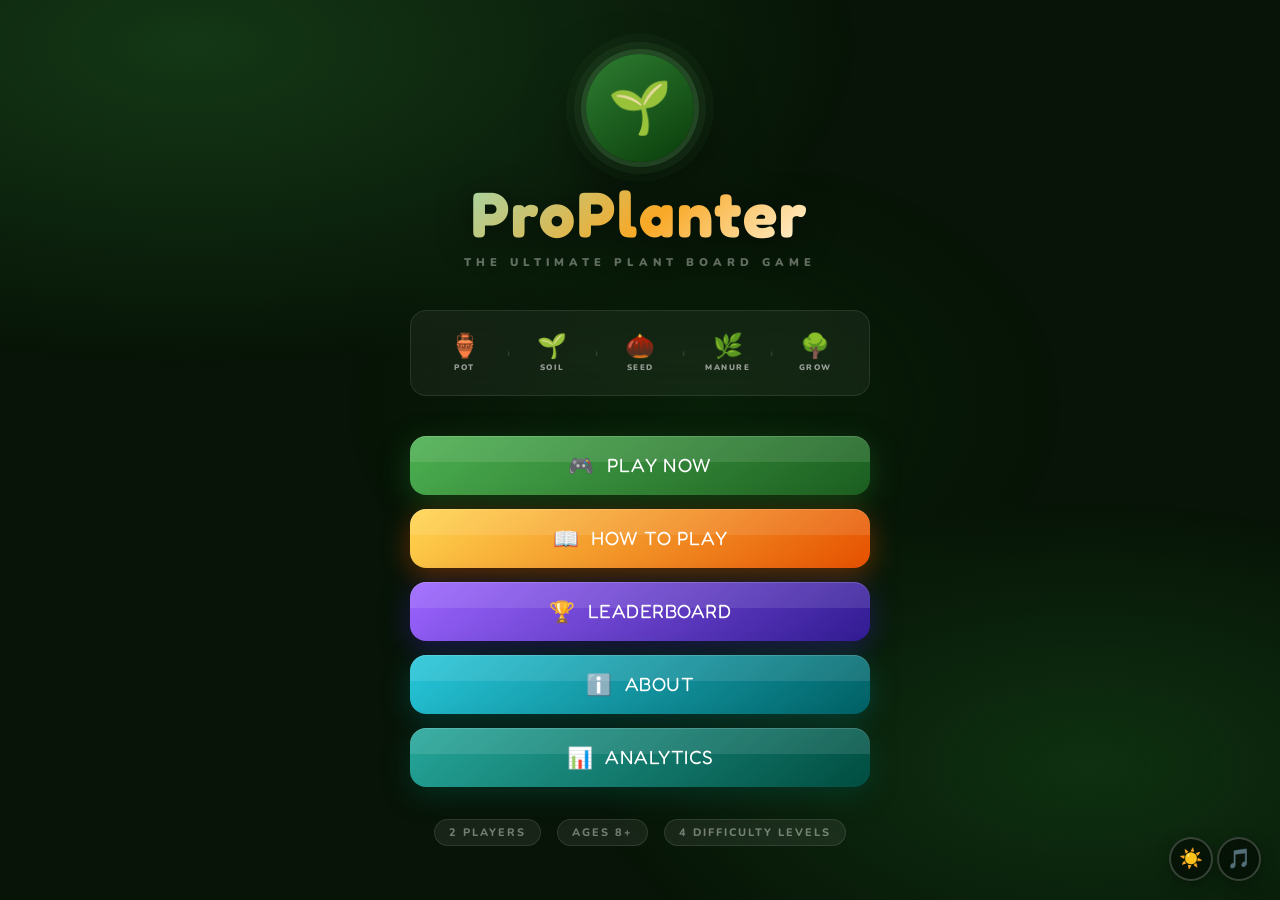
<file: index.html>
<!DOCTYPE html>
<html lang="en">
<head>
<meta charset="UTF-8">
<meta name="viewport" content="width=device-width, initial-scale=1.0">
  <link rel="manifest" href="manifest.json">
  <meta name="theme-color" content="#1b5e20">
  <meta name="apple-mobile-web-app-capable" content="yes">
  <meta name="apple-mobile-web-app-status-bar-style" content="black-translucent">
  <meta name="apple-mobile-web-app-title" content="ProPlanter">
  <link rel="apple-touch-icon" href="icons/icon-192.png">

<title>ProPlanter — The Board Game</title>
<link rel="stylesheet" href="css/style.css">
</head>
<body class="home-body">

<div class="bg-layer"></div>
<div class="leaves-bg" id="leavesBg"></div>

<div class="home-screen">
  <div class="home-container">

    <div class="logo-wrap">
      <div class="logo-icon-ring"><span>🌱</span></div>
      <h1 class="logo-title">ProPlanter</h1>
      <p class="logo-sub">The Ultimate Plant Board Game</p>
    </div>

    <div class="stage-preview">
      <div class="stage-pip"><span class="pip-icon">🏺</span><span class="pip-name">POT</span></div>
      <span class="stage-arrow">›</span>
      <div class="stage-pip"><span class="pip-icon">🌱</span><span class="pip-name">SOIL</span></div>
      <span class="stage-arrow">›</span>
      <div class="stage-pip"><span class="pip-icon">🌰</span><span class="pip-name">SEED</span></div>
      <span class="stage-arrow">›</span>
      <div class="stage-pip"><span class="pip-icon">🌿</span><span class="pip-name">MANURE</span></div>
      <span class="stage-arrow">›</span>
      <div class="stage-pip"><span class="pip-icon">🌳</span><span class="pip-name">GROW</span></div>
    </div>

    <div class="home-buttons">
      <button class="btn-main btn-play" onclick="goToGame()">
        <span class="btn-icon">🎮</span> PLAY NOW
      </button>
      <button class="btn-main btn-how" onclick="openModal('howModal')">
        <span class="btn-icon">📖</span> HOW TO PLAY
      </button>
      <button class="btn-main btn-leader" onclick="window.location.href='leaderboard.html'">
        <span class="btn-icon">🏆</span> LEADERBOARD
      </button>
      <button class="btn-main btn-about" onclick="window.location.href='about.html'">
        <span class="btn-icon">ℹ️</span> ABOUT
      </button>
      <button class="btn-main btn-analytics" onclick="window.location.href='analytics.html'">
        <span class="btn-icon">📊</span> ANALYTICS
      </button>
    </div>

    <div class="home-footer">
      <span class="footer-pill">2 Players</span>
      <span class="footer-pill">Ages 8+</span>
      <span class="footer-pill">4 Difficulty Levels</span>
    </div>
  </div>
</div>

<!-- ===== HOW TO PLAY MODAL ===== -->
<div class="modal-overlay" id="howModal" onclick="closeModal('howModal')">
  <div class="modal-box" onclick="event.stopPropagation()">
    <button class="modal-close" onclick="closeModal('howModal')">✕</button>

    <!-- Slide 1: Objective -->
    <div class="how-slide active">
      <span class="slide-icon">🎯</span>
      <h2>Objective</h2>
      <p>
        Grow your plant through <strong>5 stages</strong> across 50 tiles.<br><br>
        Land on any <strong>Rain Tile</strong> (42, 44, 46, 48) and the rain waters your plant — <strong>you WIN!</strong> 🏆<br><br>
        Each stage requires you to collect a key item. Miss the buy tiles and you pay a <strong>mandatory penalty</strong> at the end of that stage!
      </p>
    </div>

    <!-- Slide 2: Stage 1 -->
    <div class="how-slide">
      <span class="slide-icon">🏺</span>
      <h2>Stage 1 — Pot (Tiles 1–10)</h2>
      <p>
        ⭐ <strong>Tile 3</strong> — Land here for a <strong>FREE pot!</strong> No money deducted.<br><br>
        ☠️ <strong>Tile 9</strong> — Danger! Lose your pot → <strong>Game Restarts!</strong><br><br>
        ⚠️ <strong>Missed Tile 3?</strong> By the end of Stage 1 you <strong>must</strong> buy a pot:<br>
        &nbsp;&nbsp;• Easy: <strong>₹60</strong> &nbsp;|&nbsp; Medium: <strong>₹120</strong> &nbsp;|&nbsp; Hard: <strong>₹150</strong><br><br>
        💡 Can't afford it? <strong>Journey restarts with ₹500!</strong>
      </p>
    </div>

    <!-- Slide 3: Stage 2 -->
    <div class="how-slide">
      <span class="slide-icon">🌱</span>
      <h2>Stage 2 — Soil (Tiles 11–20)</h2>
      <p>
        💰 <strong>Tile 12</strong> — Buy Soil for <strong>₹80</strong><br>
        💸 <strong>Tile 13</strong> — Sell your pot for ₹200 → <strong>No pot = Restart!</strong><br>
        💰 <strong>Tile 15</strong> — Buy Soil for <strong>₹10</strong><br>
        💰 <strong>Tile 17</strong> — Buy Soil for <strong>₹10</strong><br>
        💰 <strong>Tile 18</strong> — Buy Soil for <strong>₹10</strong><br><br>
        ⚠️ <strong>Missed all soil tiles?</strong> Mandatory penalty at Stage 2 end:<br>
        &nbsp;&nbsp;• Easy: <strong>₹60</strong> &nbsp;|&nbsp; Medium: <strong>₹120</strong> &nbsp;|&nbsp; Hard: <strong>₹150</strong>
      </p>
    </div>

    <!-- Slide 4: Stage 3 -->
    <div class="how-slide">
      <span class="slide-icon">🌰</span>
      <h2>Stage 3 — Seed (Tiles 21–30)</h2>
      <p>
        💰 <strong>Tile 22</strong> — Buy Seed for <strong>₹20</strong><br>
        💰 <strong>Tile 25</strong> — Buy Seed for <strong>₹10</strong><br>
        🎁 <strong>Tile 27</strong> — <strong>BONUS! Earn ₹250</strong> 🎉<br>
        💰 <strong>Tile 28</strong> — Buy Seed for <strong>₹30</strong><br>
        💰 <strong>Tile 30</strong> — Buy Seed for <strong>₹20</strong><br><br>
        ⚠️ <strong>Missed all seed tiles?</strong> Mandatory penalty at Stage 3 end:<br>
        &nbsp;&nbsp;• Easy: <strong>₹60</strong> &nbsp;|&nbsp; Medium: <strong>₹120</strong> &nbsp;|&nbsp; Hard: <strong>₹150</strong>
      </p>
    </div>

    <!-- Slide 5: Stage 4 -->
    <div class="how-slide">
      <span class="slide-icon">🌿</span>
      <h2>Stage 4 — Manure (Tiles 31–40)</h2>
      <p>
        💰 <strong>Tile 32</strong> — Buy Manure for <strong>₹20</strong><br>
        💰 <strong>Tile 34</strong> — Buy Seed for <strong>₹200</strong><br>
        🎁 <strong>Tile 37</strong> — <strong>BONUS! Earn ₹250</strong> 🎉<br>
        💰 <strong>Tile 38</strong> — Buy Manure for <strong>₹30</strong><br><br>
        ⚠️ <strong>Missed all manure tiles?</strong> Mandatory penalty at Stage 4 end:<br>
        &nbsp;&nbsp;• Easy: <strong>₹60</strong> &nbsp;|&nbsp; Medium: <strong>₹120</strong> &nbsp;|&nbsp; Hard: <strong>₹150</strong>
      </p>
    </div>

    <!-- Slide 6: Stage 5 -->
    <div class="how-slide">
      <span class="slide-icon">🌧️</span>
      <h2>Stage 5 — Grow! (Tiles 41–50)</h2>
      <p>
        🌧️ <strong>Tiles 42, 44, 46, 48</strong> — RAIN! <strong>You WIN! 🏆</strong><br><br>
        ☠️ <strong>Tile 43</strong> — Danger! Lose pot → Restart!<br>
        ☠️ <strong>Tile 49</strong> — Danger! Lose pot → Restart!<br><br>
        🏁 <strong>Tile 50</strong> — Finish line! Also a WIN!<br><br>
        💡 <strong>First player to land on a Rain tile wins the game!</strong>
      </p>
    </div>

    <!-- Slide 7: Easy Mode -->
    <div class="how-slide">
      <div class="mode-header easy-header">🟢 EASY MODE</div>
      <p>
        💰 <strong>Starting money:</strong> ₹800<br>
        ⚠️ <strong>Mandatory penalty:</strong> ₹60 per missed item<br>
        ☠️ <strong>Danger tiles (9, 43, 49):</strong> Go back 3 tiles only — <strong>no restart!</strong><br>
        💸 <strong>Tile 13 (Sell Pot):</strong> Go back to Tile 1 — <strong>money kept!</strong><br>
        🎲 <strong>Dice:</strong> Normal 1–6<br><br>
        👶 <strong>Best for:</strong> New players learning the game!
      </p>
    </div>

    <!-- Slide 8: Medium Mode -->
    <div class="how-slide">
      <div class="mode-header medium-header">🟡 MEDIUM MODE</div>
      <p>
        💰 <strong>Starting money:</strong> ₹500<br>
        ⚠️ <strong>Mandatory penalty:</strong> ₹120 per missed item<br>
        ☠️ <strong>Danger tiles:</strong> Full restart! Money resets to ₹500.<br>
        💸 <strong>Tile 13 (Sell Pot):</strong> Get ₹200 but <strong>full restart!</strong><br>
        🎲 <strong>Dice:</strong> Normal 1–6<br><br>
        ⚖️ <strong>Best for:</strong> Balanced, classic gameplay experience!
      </p>
    </div>

    <!-- Slide 9: Hard Mode -->
    <div class="how-slide">
      <div class="mode-header hard-header">🔴 HARD MODE</div>
      <p>
        💰 <strong>Starting money:</strong> ₹300 only!<br>
        ⚠️ <strong>Mandatory penalty:</strong> ₹150 per missed item<br>
        ☠️ <strong>Danger tiles:</strong> Full restart! Money resets to ₹300.<br>
        💸 <strong>Tile 13 (Sell Pot):</strong> Only ₹100 + <strong>full restart!</strong><br>
        🎲 <strong>Dice:</strong> 1–4 only (slower, more tile landings!)<br>
        ⚡ <strong>Weather Events every 5 turns</strong> affect BOTH players:<br>
        &nbsp;&nbsp;☀️ Heatwave → lose ₹50 &nbsp;|&nbsp; 🌧️ Flood → back 2 tiles<br>
        &nbsp;&nbsp;🐛 Pests → lose soil &amp; seeds &nbsp;|&nbsp; 💨 Wind → forward 2 tiles<br>
        &nbsp;&nbsp;❄️ Frost → lose ₹40 &nbsp;|&nbsp; 🌈 Perfect Day → earn ₹80
      </p>
    </div>

    <!-- Slide 10: Tournament Mode -->
    <div class="how-slide">
      <div class="mode-header tourn-header">🏆 TOURNAMENT MODE</div>
      <p>
        🌟 <strong>Best of 3 Rounds</strong> — first to win 2 rounds is Champion!<br>
        💰 <strong>Starting money:</strong> ₹500 per round<br>
        🏅 <strong>Round winner</strong> earns 10% of their money as bonus for next round!<br>
        🥇 Round winner goes <strong>first in the next round!</strong><br><br>
        🃏 <strong>Power Cards</strong> — each player gets 1 random card:<br>
        &nbsp;&nbsp;🛡️ <strong>Shield</strong> — Auto-blocks ONE restart<br>
        &nbsp;&nbsp;💰 <strong>Loan</strong> — Borrow ₹150 instantly<br>
        &nbsp;&nbsp;🎯 <strong>Precision</strong> — Jump exactly 6 tiles forward<br>
        &nbsp;&nbsp;🔄 <strong>Swap</strong> — Swap positions with opponent!
      </p>
    </div>

    <div class="slide-nav">
      <button class="slide-btn" id="prevBtn" onclick="changeSlide(-1)" disabled>◀</button>
      <div class="slide-dots" id="slideDots"></div>
      <button class="slide-btn" id="nextBtn" onclick="changeSlide(1)">▶</button>
    </div>
  </div>
</div>

<script src="js/music.js"></script>
<script src="js/theme.js"></script>
<script src="js/main.js"></script>
<script>
function goToGame() {
  sessionStorage.setItem('proplanter_dest', 'game.html');
  window.location.href = 'loading.html';
}
</script>

<script>
if ("serviceWorker" in navigator) {
  window.addEventListener("load", function() {
    navigator.serviceWorker.register("/sw.js")
      .then(function(reg) { console.log("ProPlanter SW registered"); })
      .catch(function(err) { console.log("SW error:", err); });
  });
}
</script>
</body>
</html>
</file>
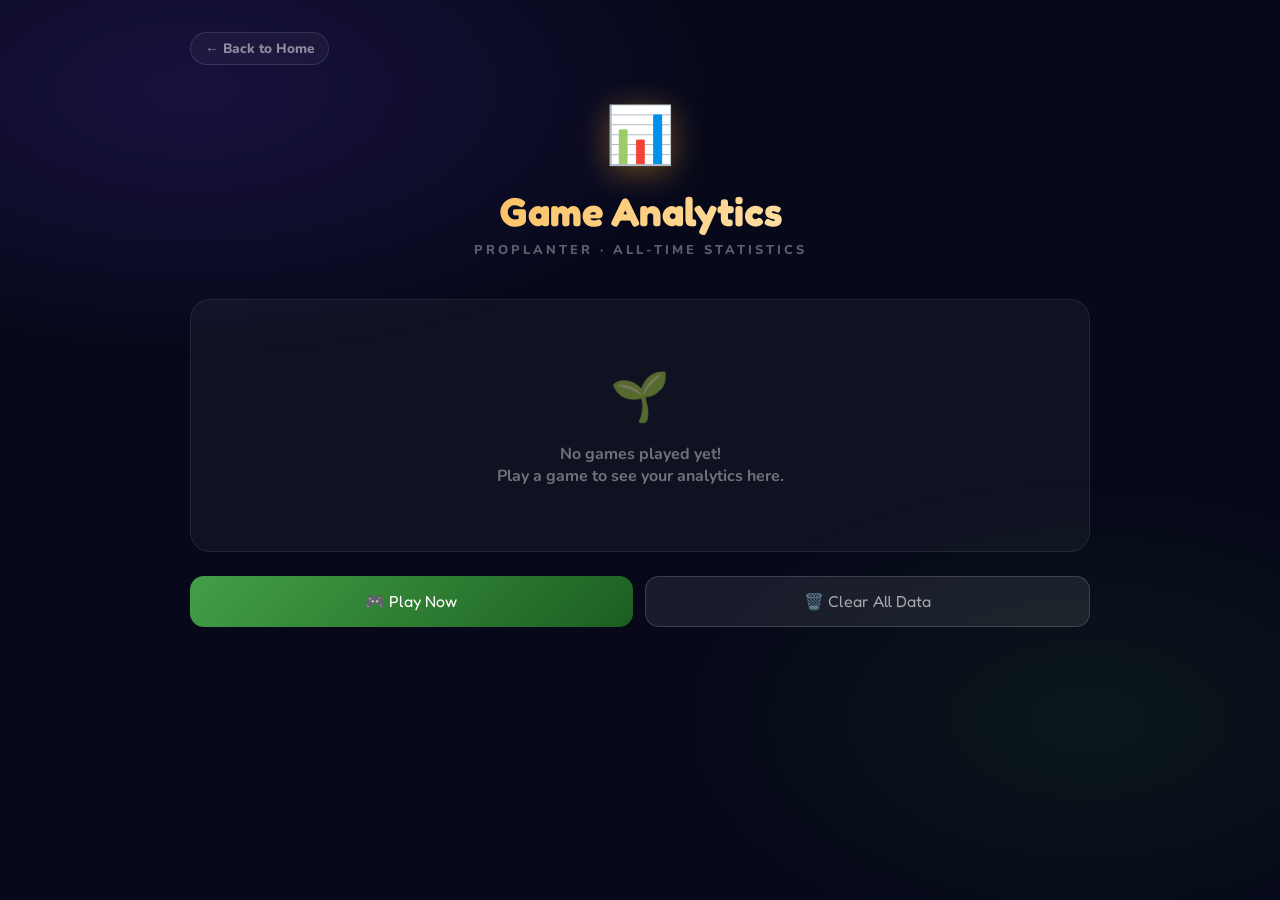
<file: analytics.html>
<!DOCTYPE html>
<html lang="en">
<head>
<meta charset="UTF-8">
<meta name="viewport" content="width=device-width, initial-scale=1.0">
  <link rel="manifest" href="manifest.json">
  <meta name="theme-color" content="#1b5e20">
  <meta name="apple-mobile-web-app-capable" content="yes">
  <meta name="apple-mobile-web-app-status-bar-style" content="black-translucent">
  <meta name="apple-mobile-web-app-title" content="ProPlanter">
  <link rel="apple-touch-icon" href="icons/icon-192.png">

<title>ProPlanter — Analytics</title>
<link href="https://fonts.googleapis.com/css2?family=Fredoka+One&family=Nunito:wght@400;600;700;800;900&display=swap" rel="stylesheet">
<style>
*,*::before,*::after{box-sizing:border-box;margin:0;padding:0;}
body{
  font-family:'Nunito',sans-serif;
  background:#07091a; color:#fff;
  min-height:100vh; padding:2rem 1rem 4rem;
  overflow-x:hidden;
}
body::before{
  content:''; position:fixed; inset:0; z-index:0; pointer-events:none;
  background:
    radial-gradient(ellipse 70% 50% at 15% 10%, rgba(92,52,212,0.2) 0%, transparent 60%),
    radial-gradient(ellipse 55% 45% at 85% 80%, rgba(27,94,32,0.18) 0%, transparent 60%);
}
.page{position:relative;z-index:1;max-width:900px;margin:0 auto;}

/* Back */
.back-btn{
  display:inline-flex;align-items:center;gap:6px;
  color:rgba(255,255,255,0.5);text-decoration:none;
  font-size:0.85rem;font-weight:800;
  border:1px solid rgba(255,255,255,0.12);
  padding:6px 14px;border-radius:20px;
  transition:all 0.2s;margin-bottom:2rem;
  background:rgba(255,255,255,0.04);
}
.back-btn:hover{color:#66bb6a;border-color:#66bb6a;}

/* Header */
.header{text-align:center;margin-bottom:2.5rem;}
.header-icon{font-size:3.5rem;display:block;margin-bottom:0.8rem;
  filter:drop-shadow(0 6px 16px rgba(249,168,37,0.4));}
.header h1{font-family:'Fredoka One',cursive;font-size:2.5rem;
  background:linear-gradient(135deg,#f9a825,#fff8e1);
  -webkit-background-clip:text;-webkit-text-fill-color:transparent;background-clip:text;}
.header p{font-size:0.8rem;font-weight:800;color:rgba(255,255,255,0.35);
  letter-spacing:3px;text-transform:uppercase;margin-top:0.4rem;}

/* No data */
.no-data{
  text-align:center;padding:4rem 2rem;
  background:rgba(255,255,255,0.04);border:1px solid rgba(255,255,255,0.08);
  border-radius:20px;
}
.no-data .nd-icon{font-size:3rem;display:block;margin-bottom:0.8rem;opacity:0.5;}
.no-data p{color:rgba(255,255,255,0.4);font-weight:700;}

/* Stat cards row */
.stat-grid{
  display:grid;grid-template-columns:repeat(auto-fill,minmax(160px,1fr));
  gap:0.8rem;margin-bottom:1.5rem;
}
.stat-card{
  background:rgba(255,255,255,0.06);
  border:1px solid rgba(255,255,255,0.1);
  border-radius:16px;padding:1.2rem 1rem;
  text-align:center;transition:transform 0.2s;
}
.stat-card:hover{transform:translateY(-3px);}
.sc-icon{font-size:2rem;display:block;margin-bottom:0.4rem;}
.sc-val{font-family:'Fredoka One',cursive;font-size:1.8rem;color:#f9a825;line-height:1;}
.sc-key{font-size:0.65rem;font-weight:900;color:rgba(255,255,255,0.4);
  letter-spacing:1.5px;text-transform:uppercase;margin-top:4px;}

/* Section */
.section{
  background:rgba(255,255,255,0.04);border:1px solid rgba(255,255,255,0.08);
  border-radius:20px;padding:1.5rem;margin-bottom:1.2rem;
}
.section-title{
  font-family:'Fredoka One',cursive;font-size:1.2rem;color:#66bb6a;
  margin-bottom:1rem;display:flex;align-items:center;gap:0.5rem;
}

/* Bar chart */
.bar-chart{display:flex;flex-direction:column;gap:0.6rem;}
.bar-row{display:flex;align-items:center;gap:0.8rem;}
.bar-label{font-size:0.78rem;font-weight:800;color:rgba(255,255,255,0.7);
  min-width:120px;text-align:right;}
.bar-track{flex:1;height:28px;background:rgba(255,255,255,0.06);
  border-radius:6px;overflow:hidden;position:relative;}
.bar-fill{height:100%;border-radius:6px;
  display:flex;align-items:center;padding-left:8px;
  font-size:0.72rem;font-weight:900;color:white;
  transition:width 1s cubic-bezier(0.4,0,0.2,1);
  min-width:30px;}

/* History table */
.hist-table{width:100%;border-collapse:collapse;}
.hist-table th{
  text-align:left;font-size:0.68rem;font-weight:900;
  color:rgba(255,255,255,0.4);letter-spacing:1px;
  text-transform:uppercase;padding:0.5rem 0.7rem;
  border-bottom:1px solid rgba(255,255,255,0.08);
}
.hist-table td{
  padding:0.6rem 0.7rem;font-size:0.82rem;color:rgba(255,255,255,0.75);
  font-weight:700;border-bottom:1px solid rgba(255,255,255,0.05);
}
.hist-table tr:last-child td{border-bottom:none;}
.hist-table tr:hover td{background:rgba(255,255,255,0.04);}
.badge{
  display:inline-block;border-radius:20px;padding:2px 9px;
  font-size:0.65rem;font-weight:900;letter-spacing:0.5px;
}
.badge-easy  {background:rgba(46,125,50,0.25);color:#a5d6a7;}
.badge-medium{background:rgba(249,168,37,0.2);color:#ffd54f;}
.badge-hard  {background:rgba(183,28,28,0.25);color:#ef9a9a;}
.badge-tourn {background:rgba(106,27,154,0.25);color:#ce93d8;}

/* Buttons */
.action-btns{display:flex;gap:0.8rem;margin-top:1.5rem;}
.action-btn{
  flex:1;padding:0.9rem;border-radius:14px;border:none;
  font-family:'Fredoka One',cursive;font-size:1rem;
  cursor:pointer;transition:transform 0.18s;
}
.action-btn:hover{transform:translateY(-2px);}
.btn-play {background:linear-gradient(135deg,#43a047,#1b5e20);color:white;}
.btn-clear{background:rgba(255,255,255,0.08);color:rgba(255,255,255,0.6);
  border:1px solid rgba(255,255,255,0.15);}
.btn-clear:hover{background:rgba(229,57,53,0.2);color:#ef9a9a;border-color:rgba(229,57,53,0.4);}
</style>
</head>
<body>
<div class="page">
  <a href="index.html" class="back-btn">← Back to Home</a>

  <div class="header">
    <span class="header-icon">📊</span>
    <h1>Game Analytics</h1>
    <p>ProPlanter · All-Time Statistics</p>
  </div>

  <div id="content"></div>

  <div class="action-btns">
    <button class="action-btn btn-play" onclick="window.location.href='game.html'">🎮 Play Now</button>
    <button class="action-btn btn-clear" onclick="clearData()">🗑️ Clear All Data</button>
  </div>
</div>

<script>
function loadData() {
  return JSON.parse(localStorage.getItem('proplanter_lb') || '[]');
}

function clearData() {
  if (confirm('Clear ALL game history and analytics?')) {
    localStorage.removeItem('proplanter_lb');
    location.reload();
  }
}

function modeBadge(mode) {
  if (!mode) return '';
  var m = mode.toLowerCase();
  var cls = m.includes('easy') ? 'easy' :
            m.includes('hard') ? 'hard' :
            m.includes('tourn') ? 'tourn' : 'medium';
  return '<span class="badge badge-' + cls + '">' + mode.replace(/🟢|🟡|🔴|🏆/g,'').trim() + '</span>';
}

function render() {
  var data = loadData();
  var el   = document.getElementById('content');

  if (!data.length) {
    el.innerHTML =
      '<div class="no-data">' +
        '<span class="nd-icon">🌱</span>' +
        '<p>No games played yet!<br>Play a game to see your analytics here.</p>' +
      '</div>';
    return;
  }

  // ── Calculate stats ──
  var totalGames   = data.length;
  var totalTurns   = data.reduce(function(s,r){ return s + (r.turns||0); }, 0);
  var avgTurns     = Math.round(totalTurns / totalGames);
  var totalMoney   = data.reduce(function(s,r){ return s + (r.money||0); }, 0);
  var avgMoney     = Math.round(totalMoney / totalGames);
  var bestTurns    = Math.min.apply(null, data.map(function(r){ return r.turns||99; }));

  // Win counts per player
  var winCount = {};
  data.forEach(function(r) {
    winCount[r.winner] = (winCount[r.winner] || 0) + 1;
  });
  var topPlayer = Object.entries(winCount).sort(function(a,b){ return b[1]-a[1]; })[0];

  // Mode breakdown
  var modeCnt = {};
  data.forEach(function(r) {
    var m = (r.mode||'Medium').replace(/🟢|🟡|🔴|🏆/g,'').trim();
    modeCnt[m] = (modeCnt[m] || 0) + 1;
  });

  // Tile wins
  var tileCnt = {};
  data.forEach(function(r) {
    var t = r.tile || '?';
    tileCnt[t] = (tileCnt[t] || 0) + 1;
  });
  var favTile = Object.entries(tileCnt).sort(function(a,b){ return b[1]-a[1]; })[0];

  // ── Render ──
  var html = '';

  // Summary cards
  html += '<div class="stat-grid">';
  html += statCard('🎮', totalGames, 'Games Played');
  html += statCard('🎲', avgTurns, 'Avg Turns to Win');
  html += statCard('⚡', bestTurns, 'Best (Fewest Turns)');
  html += statCard('💰', '₹' + avgMoney, 'Avg Money Left');
  html += statCard('🏆', topPlayer ? topPlayer[0] : '—', 'Most Wins');
  html += statCard('🌧️', favTile ? 'Tile ' + favTile[0] : '—', 'Favourite Win Tile');
  html += '</div>';

  // Win leaderboard
  html += '<div class="section">';
  html += '<div class="section-title"><span>🥇</span> Win Leaderboard</div>';
  html += '<div class="bar-chart">';
  var maxWins = Math.max.apply(null, Object.values(winCount));
  var colors = ['#f9a825','#1e88e5','#43a047','#9c27b0','#e53935'];
  Object.entries(winCount).sort(function(a,b){return b[1]-a[1];}).forEach(function(entry,i) {
    var pct = Math.round((entry[1] / maxWins) * 100);
    html +=
      '<div class="bar-row">' +
        '<div class="bar-label">' + entry[0] + '</div>' +
        '<div class="bar-track">' +
          '<div class="bar-fill" style="width:' + pct + '%;background:' + (colors[i%colors.length]) + '">' +
            entry[1] + ' win' + (entry[1]>1?'s':'') +
          '</div>' +
        '</div>' +
      '</div>';
  });
  html += '</div></div>';

  // Mode popularity
  html += '<div class="section">';
  html += '<div class="section-title"><span>⚖️</span> Mode Popularity</div>';
  html += '<div class="bar-chart">';
  var modeColors = {'Easy':'#43a047','Medium':'#f9a825','Hard':'#e53935','Tournament':'#9c27b0'};
  var maxMode = Math.max.apply(null, Object.values(modeCnt));
  Object.entries(modeCnt).sort(function(a,b){return b[1]-a[1];}).forEach(function(entry) {
    var pct = Math.round((entry[1] / maxMode) * 100);
    var col = modeColors[entry[0]] || '#66bb6a';
    html +=
      '<div class="bar-row">' +
        '<div class="bar-label">' + entry[0] + '</div>' +
        '<div class="bar-track">' +
          '<div class="bar-fill" style="width:' + pct + '%;background:' + col + '">' +
            entry[1] + ' game' + (entry[1]>1?'s':'') +
          '</div>' +
        '</div>' +
      '</div>';
  });
  html += '</div></div>';

  // Game history table
  html += '<div class="section">';
  html += '<div class="section-title"><span>📋</span> Full Game History</div>';
  html += '<div style="overflow-x:auto">';
  html += '<table class="hist-table">';
  html += '<thead><tr><th>#</th><th>Winner</th><th>vs</th><th>Mode</th><th>Turns</th><th>Money Left</th><th>Win Tile</th><th>Date</th></tr></thead>';
  html += '<tbody>';
  data.forEach(function(r, i) {
    var medals = ['🥇','🥈','🥉'];
    html +=
      '<tr>' +
        '<td>' + (medals[i] || (i+1)) + '</td>' +
        '<td><strong>' + (r.avatar||'') + ' ' + (r.winner||'?') + '</strong></td>' +
        '<td style="color:rgba(255,255,255,0.45)">' + (r.opponent||'?') + '</td>' +
        '<td>' + modeBadge(r.mode||'Medium') + '</td>' +
        '<td>' + (r.turns||'?') + '</td>' +
        '<td style="color:#ffd54f">₹' + (r.money||0) + '</td>' +
        '<td>🌧️ Tile ' + (r.tile||'?') + '</td>' +
        '<td style="color:rgba(255,255,255,0.4)">' + (r.date||'') + '</td>' +
      '</tr>';
  });
  html += '</tbody></table>';
  html += '</div></div>';

  el.innerHTML = html;

  // Animate bars
  setTimeout(function() {
    document.querySelectorAll('.bar-fill').forEach(function(b) {
      var w = b.style.width;
      b.style.width = '0';
      setTimeout(function() { b.style.width = w; }, 100);
    });
  }, 100);
}

function statCard(icon, val, key) {
  return '<div class="stat-card">' +
    '<span class="sc-icon">' + icon + '</span>' +
    '<div class="sc-val">' + val + '</div>' +
    '<div class="sc-key">' + key + '</div>' +
  '</div>';
}

render();
</script>

<script>
if ("serviceWorker" in navigator) {
  window.addEventListener("load", function() {
    navigator.serviceWorker.register("/sw.js")
      .then(function(reg) { console.log("ProPlanter SW registered"); })
      .catch(function(err) { console.log("SW error:", err); });
  });
}
</script>
</body>
</html>
</file>
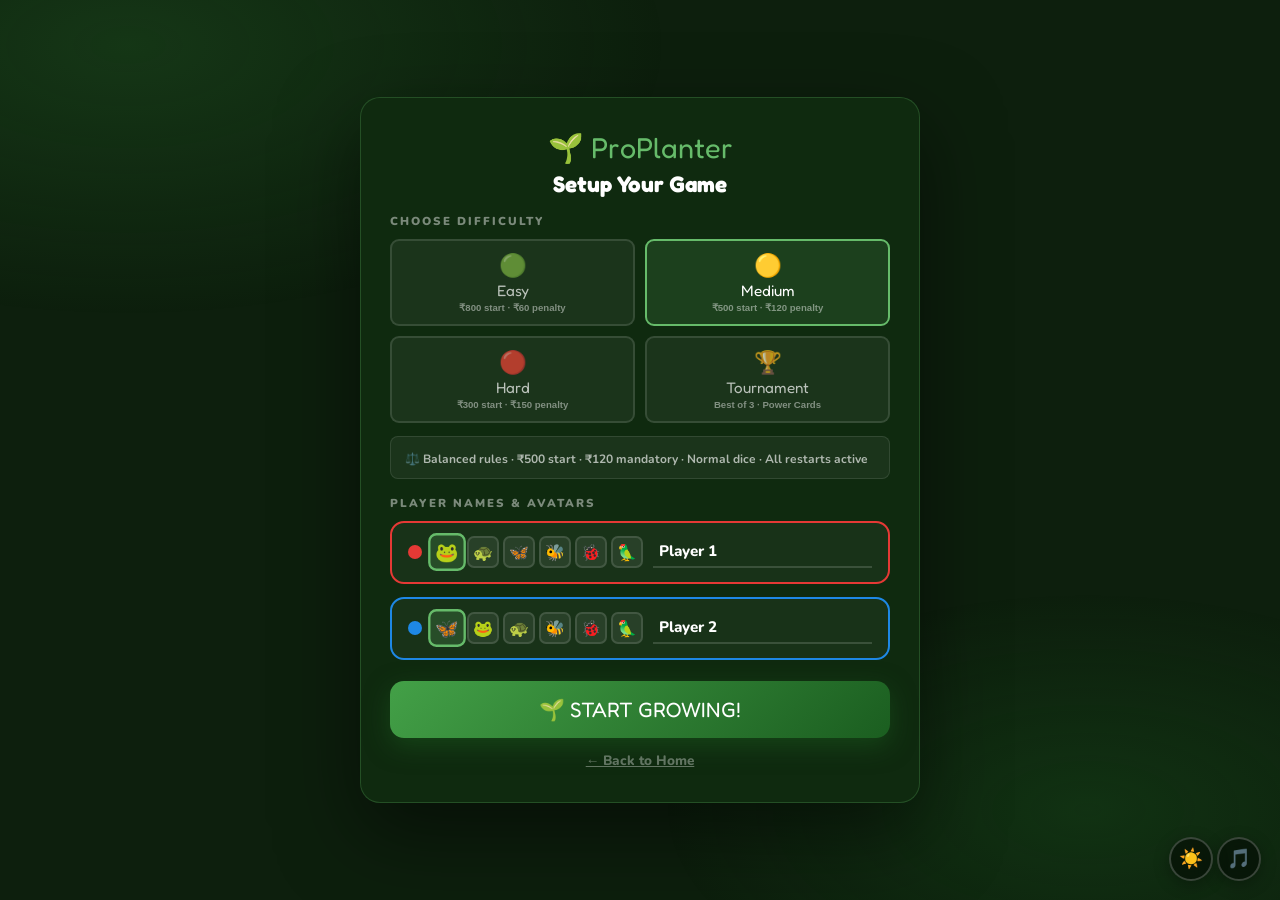
<file: game.html>
<!DOCTYPE html>
<html lang="en">
<head>
<meta charset="UTF-8">
<meta name="viewport" content="width=device-width, initial-scale=1.0">
  <link rel="manifest" href="manifest.json">
  <meta name="theme-color" content="#1b5e20">
  <meta name="apple-mobile-web-app-capable" content="yes">
  <meta name="apple-mobile-web-app-status-bar-style" content="black-translucent">
  <meta name="apple-mobile-web-app-title" content="ProPlanter">
  <link rel="apple-touch-icon" href="icons/icon-192.png">

<title>ProPlanter — Game</title>
<link rel="stylesheet" href="css/game.css">
<link href="https://fonts.googleapis.com/css2?family=Fredoka+One&family=Nunito:wght@400;600;700;800;900&display=swap" rel="stylesheet">
</head>
<body>

<!-- ===== SETUP SCREEN ===== -->
<div class="setup-screen" id="setupScreen">
  <div class="setup-card">
    <div class="setup-logo">🌱 ProPlanter</div>
    <h2 class="setup-heading">Setup Your Game</h2>

    <!-- DIFFICULTY -->
    <div class="setup-section-label">Choose Difficulty</div>
    <div class="diff-row">
      <button class="diff-btn easy"   id="d-easy"       onclick="selectDiff('easy')">
        <span class="diff-icon">🟢</span>
        <span class="diff-name">Easy</span>
        <span class="diff-desc">₹800 start · ₹60 penalty</span>
      </button>
      <button class="diff-btn medium active" id="d-medium" onclick="selectDiff('medium')">
        <span class="diff-icon">🟡</span>
        <span class="diff-name">Medium</span>
        <span class="diff-desc">₹500 start · ₹120 penalty</span>
      </button>
      <button class="diff-btn hard"   id="d-hard"       onclick="selectDiff('hard')">
        <span class="diff-icon">🔴</span>
        <span class="diff-name">Hard</span>
        <span class="diff-desc">₹300 start · ₹150 penalty</span>
      </button>
      <button class="diff-btn tourn" id="d-tournament"  onclick="selectDiff('tournament')">
        <span class="diff-icon">🏆</span>
        <span class="diff-name">Tournament</span>
        <span class="diff-desc">Best of 3 · Power Cards</span>
      </button>
    </div>

    <!-- DIFF INFO BOX -->
    <div class="diff-info" id="diffInfo">
      <span id="diffInfoText">⚖️ Balanced rules · ₹500 start · ₹120 mandatory · Normal dice · All restarts active</span>
    </div>

    <!-- PLAYER NAMES -->
    <div class="setup-section-label">Player Names & Avatars</div>
    <div class="player-row" style="--rc:#e53935">
      <div class="row-dot" style="background:#e53935"></div>
      <div class="avatar-group" id="av0">
        <button class="av selected" data-av="🐸">🐸</button>
        <button class="av" data-av="🐢">🐢</button>
        <button class="av" data-av="🦋">🦋</button>
        <button class="av" data-av="🐝">🐝</button>
        <button class="av" data-av="🐞">🐞</button>
        <button class="av" data-av="🦜">🦜</button>
      </div>
      <input class="name-input" id="p1name" value="Player 1" maxlength="14">
    </div>
    <div class="player-row" style="--rc:#1e88e5">
      <div class="row-dot" style="background:#1e88e5"></div>
      <div class="avatar-group" id="av1">
        <button class="av selected" data-av="🦋">🦋</button>
        <button class="av" data-av="🐸">🐸</button>
        <button class="av" data-av="🐢">🐢</button>
        <button class="av" data-av="🐝">🐝</button>
        <button class="av" data-av="🐞">🐞</button>
        <button class="av" data-av="🦜">🦜</button>
      </div>
      <input class="name-input" id="p2name" value="Player 2" maxlength="14">
    </div>

    <button class="btn-start" onclick="startGame()">🌱 START GROWING!</button>
    <button class="btn-back" onclick="window.location.href='index.html'">← Back to Home</button>
  </div>
</div>

<!-- ===== GAME SCREEN ===== -->
<div class="game-screen" id="gameScreen">
  <div class="game-layout">

    <!-- LEFT: BOARD -->
    <div class="board-panel">
      <div class="board-topbar">
        <a class="back-home" href="index.html">← Home</a>
        <div class="board-name">🌱 ProPlanter Board</div>
        <div class="mode-badge" id="modeBadge">MEDIUM</div>
        <div class="turn-pill" id="turnPill">P1's Turn</div>
      </div>

      <!-- Tournament scoreboard (hidden in non-tournament) -->
      <div class="tourn-bar" id="tournBar" style="display:none">
        <div class="tourn-score" id="ts0">
          <span id="tsav0">🐸</span>
          <span id="tsname0">P1</span>
          <span class="tsw" id="tswins0">⭐⭐⭐</span>
        </div>
        <div class="tourn-mid">Round <span id="roundNum">1</span> / 3</div>
        <div class="tourn-score" id="ts1">
          <span class="tsw" id="tswins1">⭐⭐⭐</span>
          <span id="tsname1">P2</span>
          <span id="tsav1">🦋</span>
        </div>
      </div>

      <!-- Stage labels -->
      <div class="stage-strip">
        <div class="sstrip" style="background:#f9a825">🏺 POT</div>
        <div class="sstrip" style="background:#7cb342">🌱 SOIL</div>
        <div class="sstrip" style="background:#43a047">🌰 SEED</div>
        <div class="sstrip" style="background:#00897b">🌿 MANURE</div>
        <div class="sstrip" style="background:#1e88e5">🌳 GROW</div>
      </div>

      <div class="board-grid" id="boardGrid"></div>

      <div class="board-legend">
        <span class="leg leg-free">⭐ Free/Bonus</span>
        <span class="leg leg-buy">💰 Buy</span>
        <span class="leg leg-sell">💸 Sell Pot!</span>
        <span class="leg leg-danger">☠️ Danger</span>
        <span class="leg leg-win">🌧️ WIN!</span>
      </div>
    </div>

    <!-- RIGHT: SIDEBAR -->
    <div class="sidebar">

      <!-- Player 1 Card -->
      <div class="pcard" id="pc0">
        <div class="pcard-top">
          <span class="pcard-av" id="pcav0">🐸</span>
          <div class="pcard-info">
            <div class="pcard-name" id="pcname0">Player 1</div>
            <div class="pcard-loc"  id="pcloc0">📍 Tile 0</div>
          </div>
          <div class="pcard-badge" id="pcbadge0" style="background:#e53935">P1</div>
        </div>
        <div class="pcard-stats">
          <div class="stat"><span class="stat-k">💰 Money</span><span class="stat-v money" id="pm0">₹500</span></div>
          <div class="stat"><span class="stat-k">🏺 Pot</span>   <span class="stat-v" id="pp0">❌</span></div>
          <div class="stat"><span class="stat-k">🌱 Soil</span>  <span class="stat-v" id="ps0">❌</span></div>
          <div class="stat"><span class="stat-k">🌰 Seed</span>  <span class="stat-v" id="pse0">❌</span></div>
          <div class="stat"><span class="stat-k">🌿 Manure</span><span class="stat-v" id="pma0">❌</span></div>
        </div>
        <div class="power-slot" id="pslot0" style="display:none">
          <div class="power-label">🃏 Power Card</div>
          <button class="power-use-btn" id="pbtn0" onclick="usePowerCard(0)">Use Card</button>
          <div class="power-name" id="pname0">—</div>
        </div>
        <div class="prog-wrap"><div class="prog-bar" id="prog0" style="background:#e53935"></div></div>
        <div class="prog-label" id="pstage0">🏺 Getting a Pot</div>
        <div class="plant-growth-wrap">
          <div class="plant-stage-row" id="plantrow0">
            <div class="pstem" id="pstem0"></div>
            <div class="pleaf pleaf-l" id="pleafl0"></div>
            <div class="pleaf pleaf-r" id="pleafr0"></div>
            <div class="pflower" id="pflower0"></div>
            <div class="psoil" id="psoil0"></div>
            <div class="ppot" id="ppot0"></div>
          </div>
          <div class="plant-stage-label" id="pplantlabel0">No pot yet</div>
        </div>
      </div>

      <!-- Dice — between Player 1 and Player 2 -->
      <div class="dice-card">
        <div class="weather-strip" id="weatherStrip" style="display:none"></div>
        <div class="dice-face" id="diceFace">🎲</div>
        <button class="btn-roll" id="rollBtn" onclick="rollDice()">🎲 ROLL DICE</button>
        <div class="dice-turn" id="turnLabel">Player 1's Turn</div>
        <div class="turn-counter" id="turnCounter"></div>
      </div>

      <!-- Player 2 Card -->
      <div class="pcard" id="pc1">
        <div class="pcard-top">
          <span class="pcard-av" id="pcav1">🦋</span>
          <div class="pcard-info">
            <div class="pcard-name" id="pcname1">Player 2</div>
            <div class="pcard-loc"  id="pcloc1">📍 Tile 0</div>
          </div>
          <div class="pcard-badge" id="pcbadge1" style="background:#1e88e5">P2</div>
        </div>
        <div class="pcard-stats">
          <div class="stat"><span class="stat-k">💰 Money</span><span class="stat-v money" id="pm1">₹500</span></div>
          <div class="stat"><span class="stat-k">🏺 Pot</span>   <span class="stat-v" id="pp1">❌</span></div>
          <div class="stat"><span class="stat-k">🌱 Soil</span>  <span class="stat-v" id="ps1">❌</span></div>
          <div class="stat"><span class="stat-k">🌰 Seed</span>  <span class="stat-v" id="pse1">❌</span></div>
          <div class="stat"><span class="stat-k">🌿 Manure</span><span class="stat-v" id="pma1">❌</span></div>
        </div>
        <div class="power-slot" id="pslot1" style="display:none">
          <div class="power-label">🃏 Power Card</div>
          <button class="power-use-btn" id="pbtn1" onclick="usePowerCard(1)">Use Card</button>
          <div class="power-name" id="pname1">—</div>
        </div>
        <div class="prog-wrap"><div class="prog-bar" id="prog1" style="background:#1e88e5"></div></div>
        <div class="prog-label" id="pstage1">🏺 Getting a Pot</div>
        <div class="plant-growth-wrap">
          <div class="plant-stage-row" id="plantrow1">
            <div class="pstem" id="pstem1"></div>
            <div class="pleaf pleaf-l" id="pleafl1"></div>
            <div class="pleaf pleaf-r" id="pleafr1"></div>
            <div class="pflower" id="pflower1"></div>
            <div class="psoil" id="psoil1"></div>
            <div class="ppot" id="ppot1"></div>
          </div>
          <div class="plant-stage-label" id="pplantlabel1">No pot yet</div>
        </div>
      </div>

      <!-- Log -->
      <div class="log-card">
        <div class="log-heading">📋 Game Log</div>
        <div class="log-list" id="logList"></div>
      </div>

    </div>
  </div>
</div>

<!-- ===== POPUP ===== -->
<div class="popup-overlay" id="popupOverlay">
  <div class="popup-box" id="popupBox">
    <div class="popup-header">
      <span class="popup-icon" id="popupIcon">🎉</span>
      <div class="popup-title" id="popupTitle">Event!</div>
    </div>
    <div class="popup-msg"    id="popupMsg"></div>
    <div class="popup-detail" id="popupDetail"></div>
    <div class="popup-footer">
      <button class="popup-btn" id="popupBtn" onclick="closePopup()">Continue →</button>
    </div>
  </div>
</div>

<!-- ===== WIN SCREEN ===== -->
<div class="win-screen" id="winScreen">
  <div class="confetti-wrap" id="confettiWrap"></div>
  <div class="win-box">
    <span class="win-trophy" id="winTrophy">🏆</span>
    <div class="win-title" id="winTitle">WINNER!</div>
    <div class="win-name"  id="winName">Player 1</div>
    <div class="win-av"    id="winAv">🐸</div>
    <div class="win-stats" id="winStats"></div>
    <div class="win-btns" id="winBtns">
      <button class="win-btn primary"   onclick="window.location.href='game.html'">🔄 Play Again</button>
      <button class="win-btn secondary" onclick="window.location.href='leaderboard.html'">🏆 Leaderboard</button>
    </div>
  </div>
</div>

<script src="js/music.js"></script>
<script src="js/sounds.js"></script>
<script src="js/plant.js"></script>
<script src="js/tooltip.js"></script>
<script src="js/glow.js"></script>
<script src="js/quiz.js"></script>
<script src="js/theme.js"></script>
<script src="js/keyboard.js"></script>
<script src="js/timer.js"></script>
<script src="js/game.js"></script>

<script>
if ("serviceWorker" in navigator) {
  window.addEventListener("load", function() {
    navigator.serviceWorker.register("/sw.js")
      .then(function(reg) { console.log("ProPlanter SW registered"); })
      .catch(function(err) { console.log("SW error:", err); });
  });
}
</script>
</body>
</html>
</file>
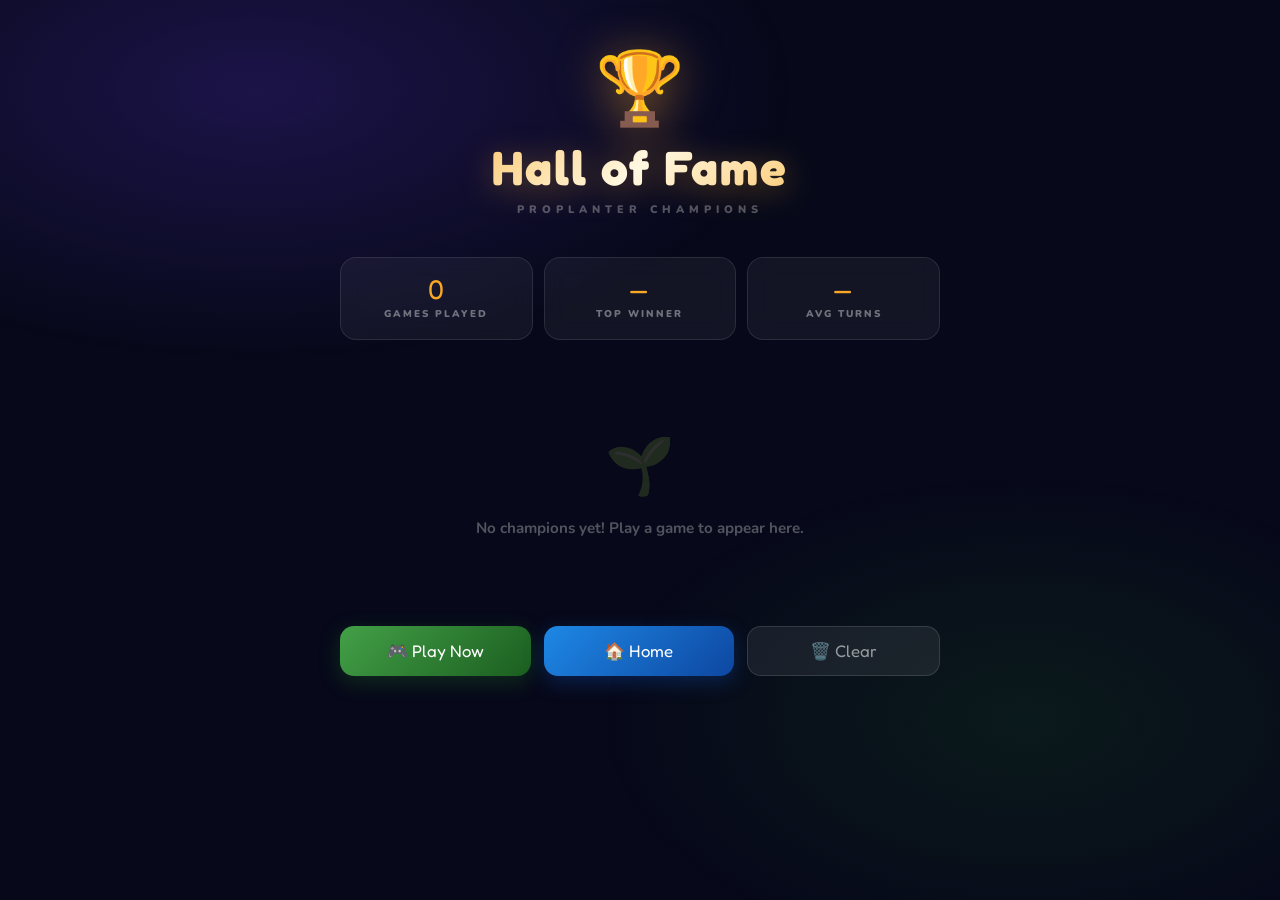
<file: leaderboard.html>
<!DOCTYPE html>
<html lang="en">
<head>
<meta charset="UTF-8">
<meta name="viewport" content="width=device-width, initial-scale=1.0">
<title>ProPlanter — Leaderboard</title>
<link rel="stylesheet" href="css/style.css">
<link rel="stylesheet" href="css/leaderboard.css">
<link href="https://fonts.googleapis.com/css2?family=Fredoka+One&family=Nunito:wght@400;600;700;800&display=swap" rel="stylesheet">
</head>
<body>
<div class="lb-container">
  <div class="lb-header">
    <span class="lb-trophy">🏆</span>
    <h1 class="lb-title">Hall of Fame</h1>
    <p class="lb-sub">PROPLANTER CHAMPIONS</p>
  </div>

  <div class="stats-bar" id="statsBar">
    <div class="stat-card">
      <div class="stat-val" id="statGames">0</div>
      <div class="stat-label">GAMES PLAYED</div>
    </div>
    <div class="stat-card">
      <div class="stat-val" id="statTop">—</div>
      <div class="stat-label">TOP WINNER</div>
    </div>
    <div class="stat-card">
      <div class="stat-val" id="statAvg">—</div>
      <div class="stat-label">AVG TURNS</div>
    </div>
  </div>

  <div class="lb-entries" id="lbEntries">
    <div class="lb-empty">
      <span class="em-icon">🌱</span>
      No champions yet! Play a game to appear here.
    </div>
  </div>

  <div class="lb-btns">
    <button class="btn-lb play" onclick="window.location.href='game.html'">🎮 Play Now</button>
    <button class="btn-lb home" onclick="window.location.href='index.html'">🏠 Home</button>
    <button class="btn-lb clear" onclick="clearBoard()">🗑️ Clear</button>
  </div>
</div>
<script src="js/leaderboard.js"></script>
</body>
</html>
</file>
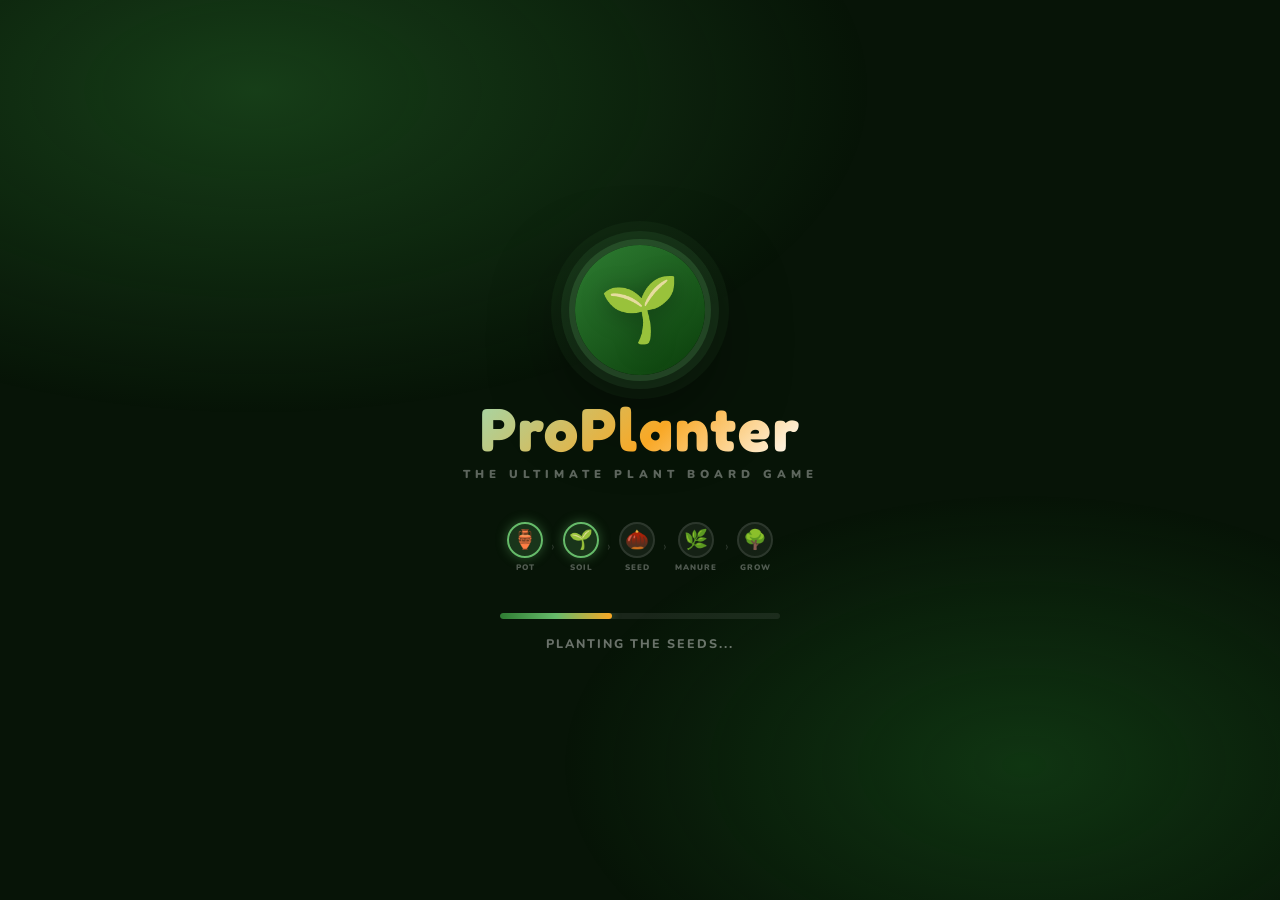
<file: loading.html>
<!DOCTYPE html>
<html lang="en">
<head>
<meta charset="UTF-8">
<meta name="viewport" content="width=device-width, initial-scale=1.0">
<title>ProPlanter — Loading</title>
<link href="https://fonts.googleapis.com/css2?family=Fredoka+One&family=Nunito:wght@700;800;900&display=swap" rel="stylesheet">
<style>
* { margin:0; padding:0; box-sizing:border-box; }

body {
  background: #071407;
  min-height: 100vh;
  display: flex;
  align-items: center;
  justify-content: center;
  font-family: 'Nunito', sans-serif;
  overflow: hidden;
}

/* ── Ambient background glow ── */
body::before {
  content: '';
  position: fixed; inset: 0;
  background:
    radial-gradient(ellipse 80% 60% at 20% 10%, rgba(46,125,50,0.4) 0%, transparent 60%),
    radial-gradient(ellipse 60% 50% at 80% 85%, rgba(27,94,32,0.45) 0%, transparent 60%);
  animation: glowPulse 3s ease-in-out infinite alternate;
}
@keyframes glowPulse {
  0%   { opacity: 0.7; }
  100% { opacity: 1.0; }
}

/* ── Floating particles ── */
.particles { position: fixed; inset: 0; pointer-events: none; }
.particle {
  position: absolute;
  font-size: 1.4rem;
  opacity: 0;
  animation: floatUp linear infinite;
  filter: drop-shadow(0 2px 6px rgba(0,0,0,0.4));
}
@keyframes floatUp {
  0%   { transform: translateY(110vh) rotate(0deg); opacity: 0; }
  8%   { opacity: 0.5; }
  92%  { opacity: 0.5; }
  100% { transform: translateY(-10vh) rotate(360deg); opacity: 0; }
}

/* ── Main loading container ── */
.loader {
  position: relative; z-index: 1;
  display: flex; flex-direction: column;
  align-items: center; gap: 0;
  animation: fadeIn 0.5s ease;
}
@keyframes fadeIn { from { opacity:0; transform:translateY(20px); } to { opacity:1; transform:translateY(0); } }

/* ── Logo ring ── */
.logo-ring {
  width: 130px; height: 130px;
  border-radius: 50%;
  background: linear-gradient(145deg, #2e7d32, #0a3d0a);
  display: flex; align-items: center; justify-content: center;
  margin-bottom: 1.5rem;
  box-shadow:
    0 0 0 6px rgba(102,187,106,0.2),
    0 0 0 14px rgba(102,187,106,0.1),
    0 0 0 24px rgba(102,187,106,0.05),
    0 30px 80px rgba(0,0,0,0.6);
  animation: ringBreath 2s ease-in-out infinite;
}
@keyframes ringBreath {
  0%,100% { box-shadow: 0 0 0 6px rgba(102,187,106,0.2), 0 0 0 14px rgba(102,187,106,0.1), 0 0 0 24px rgba(102,187,106,0.05), 0 30px 80px rgba(0,0,0,0.6); }
  50%     { box-shadow: 0 0 0 10px rgba(102,187,106,0.35), 0 0 0 22px rgba(102,187,106,0.15), 0 0 0 36px rgba(102,187,106,0.06), 0 30px 90px rgba(0,0,0,0.6); }
}

.logo-emoji {
  font-size: 4rem;
  animation: sprout 0.8s 0.3s cubic-bezier(0.34,1.56,0.64,1) both;
  filter: drop-shadow(0 4px 12px rgba(0,0,0,0.3));
}
@keyframes sprout {
  0%   { transform: scale(0) rotate(-20deg); opacity: 0; }
  100% { transform: scale(1) rotate(0deg);   opacity: 1; }
}

/* ── Title ── */
.logo-title {
  font-family: 'Fredoka One', cursive;
  font-size: 3.8rem;
  line-height: 1;
  background: linear-gradient(135deg, #a5d6a7 0%, #f9a825 55%, #fff 100%);
  -webkit-background-clip: text;
  -webkit-text-fill-color: transparent;
  background-clip: text;
  letter-spacing: 2px;
  margin-bottom: 0.4rem;
  animation: titleSlide 0.6s 0.4s cubic-bezier(0.34,1.56,0.64,1) both;
}
@keyframes titleSlide {
  0%   { transform: translateY(15px); opacity: 0; }
  100% { transform: translateY(0);    opacity: 1; }
}

.logo-sub {
  font-size: 0.72rem; font-weight: 900;
  color: rgba(255,255,255,0.35);
  letter-spacing: 5px; text-transform: uppercase;
  margin-bottom: 2.5rem;
  animation: titleSlide 0.6s 0.5s both;
}

/* ── Stage progress dots ── */
.stage-dots {
  display: flex; align-items: center; gap: 0.5rem;
  margin-bottom: 2.5rem;
  animation: titleSlide 0.5s 0.6s both;
}
.sdot {
  display: flex; flex-direction: column; align-items: center; gap: 4px;
}
.sdot-circle {
  width: 36px; height: 36px; border-radius: 50%;
  display: flex; align-items: center; justify-content: center;
  font-size: 1.2rem;
  background: rgba(255,255,255,0.06);
  border: 2px solid rgba(255,255,255,0.1);
  transition: all 0.4s ease;
}
.sdot-circle.active {
  background: rgba(102,187,106,0.2);
  border-color: #66bb6a;
  box-shadow: 0 0 12px rgba(102,187,106,0.4);
  animation: dotPop 0.4s cubic-bezier(0.34,1.56,0.64,1);
}
@keyframes dotPop {
  0%   { transform: scale(0.8); }
  100% { transform: scale(1); }
}
.sdot-name {
  font-size: 0.5rem; font-weight: 900;
  color: rgba(255,255,255,0.3);
  letter-spacing: 1px; text-transform: uppercase;
}
.sdot-arrow {
  color: rgba(255,255,255,0.15);
  font-size: 0.9rem; margin-top: -4px;
}

/* ── Loading bar ── */
.bar-wrap {
  width: 280px; height: 6px;
  background: rgba(255,255,255,0.08);
  border-radius: 10px; overflow: hidden;
  margin-bottom: 1rem;
  animation: titleSlide 0.5s 0.7s both;
}
.bar-fill {
  height: 100%;
  background: linear-gradient(90deg, #2e7d32, #66bb6a, #f9a825);
  border-radius: 10px;
  width: 0%;
  transition: width 0.15s ease;
  box-shadow: 0 0 8px rgba(102,187,106,0.5);
}

/* ── Loading text ── */
.loading-text {
  font-size: 0.78rem; font-weight: 800;
  color: rgba(255,255,255,0.4);
  letter-spacing: 2px; text-transform: uppercase;
  height: 20px;
  animation: titleSlide 0.5s 0.8s both;
}

/* ── Fade out ── */
body.fade-out {
  animation: fadeOut 0.5s ease forwards;
}
@keyframes fadeOut {
  0%   { opacity: 1; }
  100% { opacity: 0; }
}
</style>
</head>
<body>

<!-- Floating particles -->
<div class="particles" id="particles"></div>

<div class="loader">
  <!-- Logo -->
  <div class="logo-ring">
    <span class="logo-emoji">🌱</span>
  </div>
  <h1 class="logo-title">ProPlanter</h1>
  <p class="logo-sub">The Ultimate Plant Board Game</p>

  <!-- Stage dots -->
  <div class="stage-dots">
    <div class="sdot">
      <div class="sdot-circle" id="sd0">🏺</div>
      <div class="sdot-name">Pot</div>
    </div>
    <div class="sdot-arrow">›</div>
    <div class="sdot">
      <div class="sdot-circle" id="sd1">🌱</div>
      <div class="sdot-name">Soil</div>
    </div>
    <div class="sdot-arrow">›</div>
    <div class="sdot">
      <div class="sdot-circle" id="sd2">🌰</div>
      <div class="sdot-name">Seed</div>
    </div>
    <div class="sdot-arrow">›</div>
    <div class="sdot">
      <div class="sdot-circle" id="sd3">🌿</div>
      <div class="sdot-name">Manure</div>
    </div>
    <div class="sdot-arrow">›</div>
    <div class="sdot">
      <div class="sdot-circle" id="sd4">🌳</div>
      <div class="sdot-name">Grow</div>
    </div>
  </div>

  <!-- Progress bar -->
  <div class="bar-wrap">
    <div class="bar-fill" id="barFill"></div>
  </div>
  <div class="loading-text" id="loadingText">Loading game...</div>
</div>

<script>
// ── Floating particles ──
var emojis = ['🍃','🌿','🍀','🌱','🌾'];
var particles = document.getElementById('particles');
for (var i = 0; i < 16; i++) {
  var p = document.createElement('span');
  p.className = 'particle';
  p.textContent = emojis[Math.floor(Math.random() * emojis.length)];
  p.style.left = Math.random() * 100 + 'vw';
  p.style.fontSize = (1.0 + Math.random() * 1.2) + 'rem';
  p.style.animationDuration = (8 + Math.random() * 10) + 's';
  p.style.animationDelay = (Math.random() * 6) + 's';
  particles.appendChild(p);
}

// ── Loading sequence ──
var messages = [
  'Preparing the soil...',
  'Planting the seeds...',
  'Adding fertiliser...',
  'Watering the plant...',
  'Ready to grow! 🌱',
];

var dots   = [0,1,2,3,4];
var bar    = document.getElementById('barFill');
var text   = document.getElementById('loadingText');
var step   = 0;
var target = 'index.html'; // where to go after loading

// Check if coming from index to go to game, or just starting
// index.html sets sessionStorage before redirecting here
var dest = sessionStorage.getItem('proplanter_dest') || 'index.html';
sessionStorage.removeItem('proplanter_dest');

function nextStep() {
  if (step >= 5) {
    // All done — fade out and redirect
    setTimeout(function() {
      document.body.classList.add('fade-out');
      setTimeout(function() {
        window.location.href = dest;
      }, 500);
    }, 300);
    return;
  }

  // Activate dot
  if (step < 5) {
    var dotEl = document.getElementById('sd' + step);
    if (dotEl) dotEl.classList.add('active');
  }

  // Update bar
  bar.style.width = ((step + 1) / 5 * 100) + '%';

  // Update text
  text.textContent = messages[step] || 'Loading...';

  step++;
  setTimeout(nextStep, step === 5 ? 400 : 350);
}

// Start after short delay
setTimeout(nextStep, 500);
</script>
</body>
</html>
</file>
<file: css/style.css>
/* ========================================
   PROPLANTER — GLOBAL + HOME STYLES
   Professional Premium Dark-Green Theme
======================================== */
@import url('https://fonts.googleapis.com/css2?family=Fredoka+One&family=Nunito:wght@400;600;700;800;900&display=swap');

:root {
  --green-1: #0a3d0a;
  --green-2: #1b5e20;
  --green-3: #2e7d32;
  --green-4: #43a047;
  --green-5: #66bb6a;
  --yellow:   #f9a825;
  --orange:   #e65100;
  --radius-lg: 24px;
  --radius-md: 16px;
  --radius-sm: 10px;
  --shadow-lift: 0 12px 40px rgba(0,0,0,0.28);
}

*, *::before, *::after { box-sizing: border-box; margin: 0; padding: 0; }

/* ===== HOME BODY ===== */
.home-body {
  font-family: 'Nunito', sans-serif;
  min-height: 100vh;
  background: #071407;
  overflow: hidden;
  position: relative;
}

/* Ambient background glow */
.home-body::before {
  content: '';
  position: fixed; inset: 0; z-index: 0;
  background:
    radial-gradient(ellipse 80% 55% at 15% 5%,  rgba(46,125,50,0.35) 0%, transparent 65%),
    radial-gradient(ellipse 60% 45% at 85% 85%, rgba(27,94,32,0.40) 0%, transparent 65%),
    radial-gradient(ellipse 40% 40% at 55% 45%, rgba(10,61,10,0.25) 0%, transparent 70%);
}

/* ===== FLOATING LEAVES ===== */
.leaves-bg {
  position: fixed; inset: 0; pointer-events: none; z-index: 1; overflow: hidden;
}
.leaf {
  position: absolute; opacity: 0;
  animation: leafFloat linear infinite;
  filter: drop-shadow(0 2px 6px rgba(0,0,0,0.4));
}
@keyframes leafFloat {
  0%   { transform: translateY(110vh) rotate(0deg) translateX(0);    opacity: 0; }
  8%   { opacity: 0.55; }
  92%  { opacity: 0.55; }
  100% { transform: translateY(-8vh)  rotate(380deg) translateX(50px); opacity: 0; }
}

/* ===== HOME SCREEN ===== */
.home-screen {
  position: relative; z-index: 2;
  min-height: 100vh;
  display: flex; align-items: center; justify-content: center;
  padding: 2rem;
}
.home-container {
  width: 100%; max-width: 460px;
  display: flex; flex-direction: column; align-items: center;
}

/* ===== LOGO ===== */
.logo-wrap { text-align: center; margin-bottom: 2.5rem; }

.logo-icon-ring {
  width: 108px; height: 108px; border-radius: 50%;
  background: linear-gradient(145deg, #2e7d32, #0a3d0a);
  display: flex; align-items: center; justify-content: center;
  margin: 0 auto 1.2rem;
  box-shadow:
    0 0 0 5px rgba(102,187,106,0.2),
    0 0 0 12px rgba(102,187,106,0.08),
    0 0 0 20px rgba(102,187,106,0.04),
    0 24px 60px rgba(0,0,0,0.6);
  animation: ringBreath 3.5s ease-in-out infinite;
}
@keyframes ringBreath {
  0%,100% { box-shadow: 0 0 0 5px rgba(102,187,106,0.2),  0 0 0 12px rgba(102,187,106,0.08), 0 0 0 20px rgba(102,187,106,0.04), 0 24px 60px rgba(0,0,0,0.6); }
  50%     { box-shadow: 0 0 0 8px rgba(102,187,106,0.30), 0 0 0 18px rgba(102,187,106,0.12), 0 0 0 28px rgba(102,187,106,0.05), 0 24px 70px rgba(0,0,0,0.6); }
}
.logo-icon-ring span {
  font-size: 3.2rem;
  animation: seedBounce 2.8s ease-in-out infinite;
  display: block; line-height: 1;
}
@keyframes seedBounce {
  0%,100% { transform: translateY(0) scale(1); }
  50%     { transform: translateY(-6px) scale(1.08); }
}

.logo-title {
  font-family: 'Fredoka One', cursive;
  font-size: 4rem; line-height: 1;
  background: linear-gradient(135deg, #a5d6a7 0%, #f9a825 55%, #fff8e1 100%);
  -webkit-background-clip: text;
  -webkit-text-fill-color: transparent;
  background-clip: text;
  letter-spacing: 2px;
  filter: drop-shadow(0 4px 16px rgba(0,0,0,0.5));
}
.logo-sub {
  font-size: 0.7rem; font-weight: 900;
  color: rgba(255,255,255,0.38);
  letter-spacing: 5px; text-transform: uppercase;
  margin-top: 0.6rem;
}

/* ===== STAGE STRIP ===== */
.stage-preview {
  display: flex; align-items: center; justify-content: center;
  width: 100%; margin-bottom: 2.5rem;
  background: rgba(255,255,255,0.05);
  border: 1px solid rgba(255,255,255,0.09);
  border-radius: var(--radius-md);
  padding: 1rem 0.8rem;
  backdrop-filter: blur(16px);
  gap: 0;
}
.stage-pip {
  flex: 1; display: flex; flex-direction: column; align-items: center; gap: 4px;
  padding: 0.4rem 0.2rem; border-radius: 10px;
  transition: background 0.2s, transform 0.2s;
  cursor: default;
}
.stage-pip:hover { background: rgba(255,255,255,0.07); transform: translateY(-3px); }
.stage-pip .pip-icon { font-size: 1.5rem; line-height: 1; }
.stage-pip .pip-name { font-size: 0.5rem; font-weight: 900; color: rgba(255,255,255,0.55); letter-spacing: 1.5px; text-transform: uppercase; }
.stage-arrow { color: rgba(255,255,255,0.18); font-size: 0.8rem; padding: 0 0.1rem; flex-shrink: 0; }

/* ===== HOME BUTTONS ===== */
.home-buttons {
  display: flex; flex-direction: column; gap: 0.9rem;
  width: 100%; margin-bottom: 2rem;
}
.btn-main {
  width: 100%; padding: 1.05rem 1.5rem;
  border-radius: var(--radius-md); border: none;
  font-family: 'Fredoka One', cursive; font-size: 1.2rem;
  letter-spacing: 0.5px; cursor: pointer;
  display: flex; align-items: center; justify-content: center; gap: 0.75rem;
  position: relative; overflow: hidden;
  transition: transform 0.18s, box-shadow 0.18s;
}
.btn-main::after {
  content: '';
  position: absolute; top: 0; left: 0; right: 0; height: 45%;
  background: rgba(255,255,255,0.1);
  pointer-events: none;
}
.btn-main:hover  { transform: translateY(-3px); }
.btn-main:active { transform: translateY(0) scale(0.98); }
.btn-icon { font-size: 1.3rem; }

.btn-play {
  background: linear-gradient(140deg, #4caf50 0%, #1b5e20 100%);
  color: #fff;
  box-shadow: 0 8px 28px rgba(27,94,32,0.55), inset 0 1px 0 rgba(255,255,255,0.15);
}
.btn-play:hover { box-shadow: 0 14px 36px rgba(27,94,32,0.65), inset 0 1px 0 rgba(255,255,255,0.15); }

.btn-how {
  background: linear-gradient(140deg, #ffd54f 0%, #e65100 100%);
  color: #fff;
  box-shadow: 0 8px 28px rgba(230,81,0,0.4), inset 0 1px 0 rgba(255,255,255,0.15);
}
.btn-how:hover { box-shadow: 0 14px 36px rgba(230,81,0,0.5); }

.btn-leader {
  background: linear-gradient(140deg, #9c64ff 0%, #311b92 100%);
  color: #fff;
  box-shadow: 0 8px 28px rgba(49,27,146,0.5), inset 0 1px 0 rgba(255,255,255,0.15);
}
.btn-leader:hover { box-shadow: 0 14px 36px rgba(49,27,146,0.6); }

/* ===== FOOTER ===== */
.home-footer {
  display: flex; gap: 1rem; flex-wrap: wrap; justify-content: center;
}
.footer-pill {
  background: rgba(255,255,255,0.07);
  border: 1px solid rgba(255,255,255,0.10);
  border-radius: 30px; padding: 5px 14px;
  font-size: 0.68rem; font-weight: 800;
  color: rgba(255,255,255,0.4); letter-spacing: 2px; text-transform: uppercase;
}

/* ===== MODAL ===== */
.modal-overlay {
  display: none; position: fixed; inset: 0; z-index: 1000;
  background: rgba(0,0,0,0.8); backdrop-filter: blur(10px);
  align-items: center; justify-content: center; padding: 1rem;
}
.modal-overlay.open { display: flex; }
.modal-box {
  background: #0d260d;
  border: 1px solid rgba(102,187,106,0.25);
  border-radius: var(--radius-lg);
  padding: 2.5rem 2rem 2rem; max-width: 420px; width: 100%;
  position: relative;
  box-shadow: 0 40px 100px rgba(0,0,0,0.6), inset 0 1px 0 rgba(255,255,255,0.05);
  animation: modalIn 0.35s cubic-bezier(0.34,1.56,0.64,1);
}
@keyframes modalIn {
  0%   { transform: translateY(24px) scale(0.94); opacity: 0; }
  100% { transform: translateY(0) scale(1); opacity: 1; }
}
.modal-close {
  position: absolute; top: 1rem; right: 1rem;
  width: 32px; height: 32px; border-radius: 50%;
  background: rgba(255,255,255,0.08);
  border: 1px solid rgba(255,255,255,0.12);
  color: rgba(255,255,255,0.6); font-size: 0.9rem;
  cursor: pointer; display: flex; align-items: center; justify-content: center;
  transition: background 0.2s;
}
.modal-close:hover { background: rgba(255,255,255,0.18); }

.how-slide { display: none; text-align: center; }
.how-slide.active { display: block; }
.slide-icon { font-size: 2.8rem; display: block; margin-bottom: 0.9rem; }
.how-slide h2 { font-family: 'Fredoka One', cursive; font-size: 1.5rem; color: #66bb6a; margin-bottom: 0.8rem; }
.how-slide p { font-size: 0.86rem; color: rgba(255,255,255,0.72); line-height: 2; text-align: left; }
.how-slide p strong { color: #f9a825; font-weight: 900; }

/* Mode header badges inside slides */
.mode-header {
  font-family: 'Fredoka One', cursive;
  font-size: 1.2rem; border-radius: 12px;
  padding: 0.5rem 1.2rem; display: inline-block;
  margin-bottom: 1rem; letter-spacing: 0.5px;
}
.easy-header   { background: rgba(46,125,50,0.3);   color: #a5d6a7; border: 2px solid #43a047; }
.medium-header { background: rgba(249,168,37,0.2);  color: #ffd54f; border: 2px solid #f9a825; }
.hard-header   { background: rgba(183,28,28,0.3);   color: #ef9a9a; border: 2px solid #e53935; }
.tourn-header  { background: rgba(106,27,154,0.3);  color: #ce93d8; border: 2px solid #8e24aa; }

.slide-nav { display: flex; align-items: center; justify-content: center; gap: 1rem; margin-top: 2rem; }
.slide-btn {
  width: 36px; height: 36px; border-radius: 50%;
  background: rgba(255,255,255,0.08); border: 1px solid rgba(255,255,255,0.12);
  color: white; cursor: pointer; font-size: 0.85rem;
  display: flex; align-items: center; justify-content: center;
  transition: all 0.2s;
}
.slide-btn:not(:disabled):hover { background: rgba(102,187,106,0.25); border-color: #66bb6a; }
.slide-btn:disabled { opacity: 0.25; cursor: default; }

.slide-dots { display: flex; gap: 6px; align-items: center; }
.dot {
  height: 7px; width: 7px; border-radius: 50%;
  background: rgba(255,255,255,0.2); transition: all 0.28s;
}
.dot.active { background: #66bb6a; width: 20px; border-radius: 4px; }

.btn-about {
  background: linear-gradient(140deg, #26c6da 0%, #006064 100%);
  color: #fff;
  box-shadow: 0 8px 28px rgba(0,96,100,0.45), inset 0 1px 0 rgba(255,255,255,0.15);
}
.btn-about:hover { box-shadow: 0 14px 36px rgba(0,96,100,0.55); }

.btn-analytics {
  background: linear-gradient(140deg, #26a69a 0%, #004d40 100%);
  color: #fff;
  box-shadow: 0 8px 28px rgba(0,77,64,0.45), inset 0 1px 0 rgba(255,255,255,0.15);
}
.btn-analytics:hover { box-shadow: 0 14px 36px rgba(0,77,64,0.55); }
</file>
<file: css/game.css>
/* =============================================
   PROPLANTER — GAME CSS (FULL WITH LEVELS)
============================================= */
@import url('https://fonts.googleapis.com/css2?family=Fredoka+One&family=Nunito:wght@400;600;700;800;900&display=swap');

:root {
  --s1-bg:#fff8e1; --s1-bd:#f9a825; --s1-tx:#7c5500;
  --s2-bg:#f1f8e9; --s2-bd:#7cb342; --s2-tx:#33691e;
  --s3-bg:#e8f5e9; --s3-bd:#43a047; --s3-tx:#1b5e20;
  --s4-bg:#e0f2f1; --s4-bd:#00897b; --s4-tx:#004d40;
  --s5-bg:#e3f2fd; --s5-bd:#1e88e5; --s5-tx:#0d47a1;
  --page-bg:#0d1f0d; --card-bg:#182618; --card-bd:rgba(255,255,255,0.09);
  --shadow-card:0 4px 20px rgba(0,0,0,0.25);
  --radius-lg:20px; --radius-md:14px; --radius-sm:9px;
}
*,*::before,*::after{box-sizing:border-box;margin:0;padding:0;}
body{font-family:'Nunito',sans-serif;background:var(--page-bg);min-height:100vh;color:#fff;}
body::before{content:'';position:fixed;inset:0;z-index:0;pointer-events:none;
  background:radial-gradient(ellipse 70% 50% at 10% 5%,rgba(46,125,50,0.25) 0%,transparent 60%),
             radial-gradient(ellipse 55% 40% at 85% 90%,rgba(27,94,32,0.30) 0%,transparent 60%);}

/* ===== SETUP ===== */
.setup-screen{position:relative;z-index:1;min-height:100vh;display:flex;align-items:center;justify-content:center;padding:2rem;}
.setup-card{background:#0f2a0f;border:1px solid rgba(102,187,106,0.25);border-radius:var(--radius-lg);
  padding:2rem 1.8rem;max-width:560px;width:100%;box-shadow:0 30px 80px rgba(0,0,0,0.5);}
.setup-logo{font-family:'Fredoka One',cursive;font-size:1.8rem;color:#66bb6a;text-align:center;margin-bottom:0.3rem;}
.setup-heading{font-family:'Fredoka One',cursive;font-size:1.4rem;color:#fff;text-align:center;margin-bottom:1rem;}
.setup-section-label{font-size:0.72rem;font-weight:900;color:rgba(255,255,255,0.45);
  letter-spacing:2px;text-transform:uppercase;margin-bottom:0.6rem;margin-top:1rem;}

/* DIFFICULTY BUTTONS */
.diff-row{display:grid;grid-template-columns:repeat(2,1fr);gap:0.6rem;margin-bottom:0.8rem;}
.diff-btn{background:rgba(255,255,255,0.05);border:2px solid rgba(255,255,255,0.12);
  border-radius:var(--radius-sm);padding:0.7rem 0.5rem;cursor:pointer;
  display:flex;flex-direction:column;align-items:center;gap:2px;
  transition:all 0.2s;color:rgba(255,255,255,0.7);}
.diff-btn:hover{background:rgba(255,255,255,0.1);}
.diff-btn.active{border-color:#66bb6a;background:rgba(102,187,106,0.15);color:#fff;}
.diff-btn.active.hard{border-color:#ef5350;background:rgba(229,57,53,0.15);}
.diff-btn.active.tourn{border-color:#ce93d8;background:rgba(171,71,188,0.15);}
.diff-icon{font-size:1.4rem;}
.diff-name{font-family:'Fredoka One',cursive;font-size:0.95rem;}
.diff-desc{font-size:0.6rem;font-weight:700;color:rgba(255,255,255,0.45);text-align:center;}

.diff-info{background:rgba(255,255,255,0.05);border:1px solid rgba(255,255,255,0.1);
  border-radius:8px;padding:0.6rem 0.9rem;margin-bottom:0.8rem;}
#diffInfoText{font-size:0.75rem;font-weight:700;color:rgba(255,255,255,0.65);}

/* PLAYER ROWS */
.player-row{display:flex;align-items:center;flex-wrap:wrap;gap:0.6rem;
  padding:0.85rem 1rem;border-radius:var(--radius-md);border:2px solid var(--rc,rgba(255,255,255,0.2));
  background:rgba(255,255,255,0.04);margin-bottom:0.8rem;}
.row-dot{width:14px;height:14px;border-radius:50%;flex-shrink:0;}
.avatar-group{display:flex;gap:4px;flex-wrap:wrap;}
.av{width:32px;height:32px;border-radius:7px;border:2px solid rgba(255,255,255,0.12);
  background:rgba(255,255,255,0.07);font-size:1rem;cursor:pointer;transition:all 0.15s;}
.av.selected{border-color:#66bb6a;background:rgba(102,187,106,0.2);transform:scale(1.18);}
.name-input{flex:1;min-width:100px;border:none;border-bottom:2px solid rgba(255,255,255,0.15);
  padding:0.3rem 0.4rem;font-family:'Nunito',sans-serif;font-size:0.95rem;font-weight:800;
  outline:none;background:transparent;color:#fff;transition:border-color 0.2s;}
.name-input:focus{border-color:#66bb6a;}

.btn-start{width:100%;padding:1rem;border-radius:var(--radius-md);border:none;margin-top:0.5rem;
  background:linear-gradient(135deg,#43a047,#1b5e20);color:white;
  font-family:'Fredoka One',cursive;font-size:1.3rem;cursor:pointer;
  box-shadow:0 8px 24px rgba(27,94,32,0.5);transition:transform 0.18s;margin-bottom:0.8rem;}
.btn-start:hover{transform:translateY(-2px);}
.btn-back{background:none;border:none;color:rgba(255,255,255,0.35);
  font-family:'Nunito',sans-serif;font-size:0.85rem;font-weight:800;
  cursor:pointer;text-decoration:underline;display:block;margin:0 auto;}

/* ===== GAME LAYOUT ===== */
.game-screen{display:none;position:relative;z-index:1;}
.game-layout{display:grid;grid-template-columns:1fr 294px;gap:1rem;padding:1rem;
  min-height:100vh;align-items:start;max-width:1300px;margin:0 auto;}

/* ===== BOARD PANEL ===== */
.board-panel{background:#0a1f0a;border:1px solid rgba(102,187,106,0.18);
  border-radius:var(--radius-lg);padding:1rem;box-shadow:0 8px 32px rgba(0,0,0,0.4);}
.board-topbar{display:flex;align-items:center;justify-content:space-between;gap:0.4rem;margin-bottom:0.8rem;flex-wrap:wrap;}
.back-home{font-size:0.75rem;font-weight:800;color:rgba(255,255,255,0.45);
  text-decoration:none;padding:4px 10px;border:1px solid rgba(255,255,255,0.12);
  border-radius:20px;transition:all 0.18s;}
.back-home:hover{color:#66bb6a;border-color:#66bb6a;}
.board-name{font-family:'Fredoka One',cursive;font-size:1.1rem;color:#66bb6a;}
.mode-badge{font-size:0.65rem;font-weight:900;padding:3px 10px;border-radius:20px;
  background:#f9a825;color:white;letter-spacing:0.5px;white-space:nowrap;}
.turn-pill{background:rgba(102,187,106,0.15);border:1px solid rgba(102,187,106,0.35);
  color:#66bb6a;font-weight:900;font-size:0.68rem;padding:4px 11px;border-radius:20px;white-space:nowrap;}

/* TOURNAMENT BAR */
.tourn-bar{display:flex;align-items:center;justify-content:space-between;
  background:rgba(171,71,188,0.15);border:1px solid rgba(171,71,188,0.35);
  border-radius:10px;padding:0.5rem 1rem;margin-bottom:0.6rem;}
.tourn-score{display:flex;align-items:center;gap:6px;font-size:0.85rem;font-weight:800;}
.tsw{font-size:0.85rem;letter-spacing:1px;}
.tourn-mid{font-family:'Fredoka One',cursive;font-size:1rem;color:#ce93d8;}

/* STAGE STRIP */
.stage-strip{display:grid;grid-template-columns:repeat(5,1fr);gap:3px;margin-bottom:5px;}
.sstrip{color:white;border-radius:5px;padding:3px 2px;text-align:center;
  font-size:0.52rem;font-weight:900;letter-spacing:0.3px;white-space:nowrap;overflow:hidden;text-shadow:0 1px 2px rgba(0,0,0,0.3);}

/* ===== BOARD GRID ===== */
.board-grid{display:grid;grid-template-columns:repeat(10,1fr);gap:3px;}
.tile{aspect-ratio:1;border-radius:7px;display:flex;flex-direction:column;
  align-items:center;justify-content:center;position:relative;overflow:hidden;
  border:2px solid transparent;cursor:default;transition:transform 0.2s;}
.tile:hover{transform:scale(1.07);z-index:5;}
.tile-num{position:absolute;top:1.5px;left:2.5px;font-size:0.44rem;font-weight:900;opacity:0.55;}
.tile-emoji{font-size:clamp(0.8rem,1.6vw,1.2rem);line-height:1;display:block;}
.tile-line1,.tile-line2{font-size:clamp(0.36rem,0.75vw,0.52rem);font-weight:900;text-align:center;line-height:1.1;padding:0 1px;}
.tile-players{position:absolute;bottom:1px;left:0;right:0;display:flex;justify-content:center;gap:1px;flex-wrap:wrap;}
.av-token{font-size:clamp(0.75rem,1.4vw,1.05rem);line-height:1;display:flex;align-items:center;justify-content:center;
  width:clamp(14px,2.2vw,22px);height:clamp(14px,2.2vw,22px);border-radius:50%;
  background:var(--pc,#43a047);border:2px solid white;box-shadow:0 2px 6px rgba(0,0,0,0.35);}
.av-token.av-active{transform:scale(1.28);box-shadow:0 0 0 3px white,0 0 10px rgba(255,255,255,0.5);
  animation:tokenBounce 0.5s cubic-bezier(0.34,1.56,0.64,1);}
@keyframes tokenBounce{0%{transform:scale(0.5)translateY(-4px);}60%{transform:scale(1.35)translateY(2px);}100%{transform:scale(1.28)translateY(0);}}

.tile.s1{background:var(--s1-bg);border-color:var(--s1-bd);color:var(--s1-tx);}
.tile.s2{background:var(--s2-bg);border-color:var(--s2-bd);color:var(--s2-tx);}
.tile.s3{background:var(--s3-bg);border-color:var(--s3-bd);color:var(--s3-tx);}
.tile.s4{background:var(--s4-bg);border-color:var(--s4-bd);color:var(--s4-tx);}
.tile.s5{background:var(--s5-bg);border-color:var(--s5-bd);color:var(--s5-tx);}
.tile.t-free{background:#fff9c4!important;border-color:#f9a825!important;border-width:2.5px;color:#7c5500!important;box-shadow:0 0 8px rgba(249,168,37,0.5);}
.tile.t-buy{background:#e8f5e9!important;border-color:#2e7d32!important;border-width:2.5px;color:#1b5e20!important;box-shadow:0 0 7px rgba(46,125,50,0.4);}
.tile.t-sell{background:#f3e5f5!important;border-color:#8e24aa!important;border-width:2.5px;color:#6a1b9a!important;box-shadow:0 0 7px rgba(142,36,170,0.4);}
.tile.t-danger{background:#ffebee!important;border-color:#e53935!important;border-width:2.5px;color:#b71c1c!important;box-shadow:0 0 9px rgba(229,57,53,0.5);}
.tile.t-win{background:#e1f5fe!important;border-color:#0288d1!important;border-width:2.5px;color:#01579b!important;animation:rainPulse 1.8s ease-in-out infinite alternate;}
.tile.t-end{background:#fce4ec!important;border-color:#e91e63!important;color:#880e4f!important;}
.tile.t-start{background:#ede7f6!important;border-color:#7b1fa2!important;color:#4a148c!important;}
.tile.player-here{transform:scale(1.1)!important;z-index:10;outline:3px solid rgba(255,255,255,0.6);outline-offset:1px;}
@keyframes rainPulse{0%{box-shadow:0 0 8px rgba(2,136,209,0.5);}100%{box-shadow:0 0 20px rgba(2,136,209,0.9),0 0 5px #e1f5fe;}}

.board-legend{display:flex;flex-wrap:wrap;gap:4px;margin-top:0.7rem;justify-content:center;}
.leg{font-size:0.62rem;font-weight:800;padding:3px 9px;border-radius:20px;border:1.5px solid;}
.leg-free{border-color:#f9a825;background:#fff9c4;color:#7c5500;}
.leg-buy{border-color:#2e7d32;background:#e8f5e9;color:#1b5e20;}
.leg-sell{border-color:#8e24aa;background:#f3e5f5;color:#6a1b9a;}
.leg-danger{border-color:#e53935;background:#ffebee;color:#b71c1c;}
.leg-win{border-color:#0288d1;background:#e1f5fe;color:#01579b;}

/* ===== SIDEBAR ===== */
.sidebar{display:flex;flex-direction:column;gap:0.75rem;}
.pcard{background:var(--card-bg);border:1.5px solid var(--card-bd);border-radius:var(--radius-md);
  padding:1rem;box-shadow:var(--shadow-card);transition:border-color 0.25s,box-shadow 0.25s;}
.pcard.active{border-color:var(--pc,#66bb6a);box-shadow:0 0 0 3px rgba(102,187,106,0.15),var(--shadow-card);}
.pcard-top{display:flex;align-items:center;gap:0.7rem;margin-bottom:0.7rem;}
.pcard-av{font-size:1.8rem;line-height:1;}
.pcard-info{flex:1;min-width:0;}
.pcard-name{font-weight:900;font-size:0.92rem;color:#fff;}
.pcard-loc{font-size:0.66rem;color:rgba(255,255,255,0.45);font-weight:700;margin-top:1px;}
.pcard-badge{color:white;font-weight:900;font-size:0.62rem;padding:3px 8px;border-radius:20px;}
.pcard-stats{display:grid;grid-template-columns:1fr 1fr;gap:4px 6px;margin-bottom:0.65rem;}
.stat{display:flex;align-items:center;justify-content:space-between;
  background:rgba(255,255,255,0.05);border-radius:6px;padding:4px 6px;}
.stat-k{font-size:0.6rem;color:rgba(255,255,255,0.45);font-weight:800;}
.stat-v{font-size:0.7rem;font-weight:900;color:#fff;}
.stat-v.money{color:#ffd54f;font-size:0.82rem;}

/* POWER CARD SLOT */
.power-slot{display:flex;align-items:center;gap:0.5rem;margin-bottom:0.6rem;
  background:rgba(171,71,188,0.12);border:1px solid rgba(171,71,188,0.3);
  border-radius:8px;padding:0.5rem 0.7rem;}
.power-label{font-size:0.62rem;font-weight:900;color:rgba(255,255,255,0.5);}
.power-use-btn{padding:3px 10px;border-radius:8px;border:none;
  background:linear-gradient(135deg,#ab47bc,#6a1b9a);color:white;
  font-family:'Fredoka One',cursive;font-size:0.7rem;cursor:pointer;white-space:nowrap;}
.power-use-btn:disabled{background:rgba(255,255,255,0.1);color:rgba(255,255,255,0.35);cursor:default;}
.power-name{font-size:0.7rem;font-weight:800;color:#ce93d8;flex:1;}

.prog-wrap{height:6px;background:rgba(255,255,255,0.1);border-radius:10px;overflow:hidden;margin-bottom:4px;}
.prog-bar{height:100%;border-radius:10px;width:0%;transition:width 0.55s ease;}
.prog-label{font-size:0.64rem;color:rgba(255,255,255,0.4);font-weight:800;text-align:center;}

/* ===== DICE CARD ===== */
.dice-card{background:var(--card-bg);border:1.5px solid var(--card-bd);border-radius:var(--radius-md);
  padding:1rem;box-shadow:var(--shadow-card);text-align:center;}
.weather-strip{background:linear-gradient(135deg,#1565c0,#311b92);
  border-radius:8px;padding:5px 10px;margin-bottom:0.6rem;
  font-size:0.78rem;font-weight:800;color:white;letter-spacing:0.5px;
  animation:weatherPulse 0.5s ease-in-out;}
@keyframes weatherPulse{0%{transform:scale(0.95);opacity:0;}100%{transform:scale(1);opacity:1;}}
.dice-face{font-size:3.2rem;line-height:1;display:inline-block;margin-bottom:0.5rem;
  filter:drop-shadow(0 4px 12px rgba(0,0,0,0.4));}
.dice-face.rolling{animation:diceRoll 0.55s cubic-bezier(0.34,1.56,0.64,1);}
@keyframes diceRoll{0%{transform:rotate(0deg)scale(1);}25%{transform:rotate(-22deg)scale(1.3);}60%{transform:rotate(14deg)scale(0.88);}80%{transform:rotate(-6deg)scale(1.12);}100%{transform:rotate(0deg)scale(1);}}
.btn-roll{width:100%;padding:0.82rem;border-radius:var(--radius-sm);border:none;
  background:linear-gradient(135deg,#ffd54f,#e65100);color:white;
  font-family:'Fredoka One',cursive;font-size:1.1rem;cursor:pointer;
  box-shadow:0 6px 20px rgba(230,81,0,0.4);transition:transform 0.18s,opacity 0.2s;}
.btn-roll:hover:not(:disabled){transform:translateY(-2px);}
.btn-roll:disabled{opacity:0.35;cursor:not-allowed;transform:none;}
.dice-turn{font-size:0.73rem;font-weight:900;color:rgba(255,255,255,0.5);margin-top:0.5rem;}
.turn-counter{font-size:0.62rem;color:rgba(255,255,255,0.35);font-weight:700;margin-top:3px;}

/* ===== LOG ===== */
.log-card{background:var(--card-bg);border:1.5px solid var(--card-bd);border-radius:var(--radius-md);
  padding:1rem;box-shadow:var(--shadow-card);}
.log-heading{font-family:'Fredoka One',cursive;font-size:0.9rem;color:rgba(255,255,255,0.7);margin-bottom:0.5rem;}
.log-list{max-height:150px;overflow-y:auto;display:flex;flex-direction:column;gap:3px;scrollbar-width:thin;scrollbar-color:rgba(255,255,255,0.1) transparent;}
.log-entry{font-size:0.68rem;font-weight:700;padding:4px 7px;border-radius:6px;border-left:3px solid;line-height:1.4;}
.log-good{background:rgba(102,187,106,0.12);border-color:#66bb6a;color:#a5d6a7;}
.log-bad{background:rgba(229,57,53,0.12);border-color:#ef5350;color:#ef9a9a;}
.log-warn{background:rgba(255,213,79,0.10);border-color:#ffd54f;color:#ffe082;}
.log-info{background:rgba(255,255,255,0.05);border-color:rgba(255,255,255,0.15);color:rgba(255,255,255,0.55);}

/* ===== POPUP ===== */
.popup-overlay{display:none;position:fixed;inset:0;z-index:700;
  background:rgba(0,0,0,0.78);backdrop-filter:blur(10px);
  align-items:center;justify-content:center;padding:1rem;}
.popup-overlay.show{display:flex;}
.popup-box{background:#fff;border-radius:22px;padding:0;max-width:370px;width:100%;
  text-align:center;box-shadow:0 40px 100px rgba(0,0,0,0.45);
  border-top:6px solid #f9a825;overflow:hidden;
  animation:popIn 0.4s cubic-bezier(0.34,1.56,0.64,1);}
@keyframes popIn{0%{transform:scale(0.55)translateY(24px);opacity:0;}100%{transform:scale(1)translateY(0);opacity:1;}}
.popup-header{padding:1.4rem 1.5rem 0.9rem;border-bottom:2px solid #f0f0f0;}
.popup-icon{font-size:3.6rem;display:block;line-height:1;margin-bottom:0.4rem;filter:drop-shadow(0 4px 10px rgba(0,0,0,0.15));}
.popup-title{font-family:'Fredoka One',cursive;font-size:1.45rem;color:#1a1a1a;line-height:1.2;}
.popup-msg{padding:0.5rem 0;}
.popup-row{display:flex;align-items:center;justify-content:space-between;
  padding:0.42rem 1.4rem;border-bottom:1px solid #f5f5f5;}
.popup-row:last-child{border-bottom:none;}
.popup-row-label{font-size:0.72rem;font-weight:900;color:#aaa;text-transform:uppercase;letter-spacing:1px;}
.popup-row-value{font-size:0.86rem;font-weight:900;max-width:190px;text-align:right;}
.popup-detail{display:none;}
.popup-footer{padding:0.9rem 1.4rem 1.3rem;}
.popup-btn{width:100%;padding:0.85rem 1.5rem;border-radius:12px;border:none;color:white;
  font-family:'Fredoka One',cursive;font-size:1.05rem;cursor:pointer;
  transition:transform 0.18s;letter-spacing:0.5px;}
.popup-btn:hover{transform:translateY(-2px);}

/* ===== WIN SCREEN ===== */
.win-screen{display:none;position:fixed;inset:0;z-index:800;
  background:rgba(0,0,0,0.85);backdrop-filter:blur(12px);
  align-items:center;justify-content:center;}
.win-screen.show{display:flex;}
.confetti-wrap{position:absolute;inset:0;pointer-events:none;overflow:hidden;z-index:0;}
.conf-piece{position:absolute;border-radius:3px;animation:confFall linear forwards;}
@keyframes confFall{0%{transform:translateY(-30px)rotate(0deg);opacity:1;}100%{transform:translateY(110vh)rotate(760deg);opacity:0;}}
.win-box{position:relative;z-index:1;background:linear-gradient(160deg,#fffde7,#f1f8e9);
  border-radius:var(--radius-lg);padding:1.8rem 1.6rem;text-align:center;
  max-width:420px;width:95%;
  max-height:88vh;overflow-y:auto;
  box-shadow:0 40px 100px rgba(0,0,0,0.5);
  border:3px solid #f9a825;animation:winEntry 0.55s cubic-bezier(0.34,1.56,0.64,1);
  scrollbar-width:thin;scrollbar-color:#a5d6a7 transparent;}
@keyframes winEntry{0%{transform:scale(0.6)rotate(-5deg);opacity:0;}100%{transform:scale(1)rotate(0deg);opacity:1;}}
.win-trophy{font-size:3.8rem;display:block;animation:trophySpin 0.7s 0.3s cubic-bezier(0.34,1.56,0.64,1) both;filter:drop-shadow(0 8px 24px rgba(249,168,37,0.5));}
@keyframes trophySpin{0%{transform:scale(0)rotate(-25deg);opacity:0;}100%{transform:scale(1)rotate(0deg);opacity:1;}}
.win-title{font-family:'Fredoka One',cursive;font-size:1.7rem;color:#1b5e20;}
.win-name{font-family:'Fredoka One',cursive;font-size:1.5rem;color:#e65100;margin:0.1rem 0;}
.win-av{font-size:2.2rem;margin:0.2rem 0;line-height:1;}
.win-stats{font-size:0.88rem;color:#555;font-weight:700;line-height:2;
  background:rgba(0,0,0,0.04);border-radius:10px;padding:0.7rem;margin:0.7rem 0;}
.win-stats strong{color:#1b5e20;font-weight:900;}
.win-btns{display:flex;gap:0.8rem;margin-top:1.2rem;}
.win-btn{flex:1;padding:0.85rem;border-radius:12px;border:none;
  font-family:'Fredoka One',cursive;font-size:0.95rem;cursor:pointer;transition:transform 0.18s;}
.win-btn:hover{transform:translateY(-2px);}
.win-btn.primary{background:linear-gradient(135deg,#43a047,#1b5e20);color:white;}
.win-btn.secondary{background:linear-gradient(135deg,#7c4dff,#311b92);color:white;}

@media(max-width:760px){
  .game-layout{grid-template-columns:1fr;}
  .diff-row{grid-template-columns:repeat(2,1fr);}
  .tile-num{display:none;}
}

/* ===== WIN STATS GRID ===== */
.win-stat-grid {
  display: grid; grid-template-columns: repeat(4, 1fr);
  gap: 0.5rem; margin-top: 0.5rem;
}
.win-stat-item {
  background: rgba(0,0,0,0.06); border-radius: 10px;
  padding: 0.5rem 0.3rem; text-align: center;
}
.win-stat-item.highlight {
  background: rgba(249,168,37,0.15);
  border: 1px solid rgba(249,168,37,0.4);
}
.wsi-icon { font-size: 1.1rem; line-height: 1; margin-bottom: 2px; }
.wsi-val  { font-family: 'Fredoka One', cursive; font-size: 0.85rem; color: #1b5e20; }
.wsi-key  { font-size: 0.55rem; font-weight: 900; color: #aaa; text-transform: uppercase; letter-spacing: 0.5px; margin-top: 1px; }

/* =============================================
   ANIMATED PLANT GROWTH — plant.js
   Pure CSS shapes, no images needed
============================================= */
.plant-growth-wrap {
  margin-top: 0.6rem;
  background: rgba(255,255,255,0.04);
  border: 1px solid rgba(255,255,255,0.08);
  border-radius: 12px;
  padding: 0.6rem 0.8rem 0.5rem;
  display: flex;
  flex-direction: column;
  align-items: center;
  gap: 4px;
}

.plant-stage-row {
  position: relative;
  width: 70px;
  height: 80px;
  display: flex;
  align-items: flex-end;
  justify-content: center;
}

/* POT — trapezoid shape using CSS */
.ppot {
  position: absolute;
  bottom: 0;
  left: 50%;
  transform: translateX(-50%);
  width: 44px;
  height: 22px;
  background: #8B6914;
  border-radius: 0 0 8px 8px;
  clip-path: polygon(8% 0%, 92% 0%, 100% 100%, 0% 100%);
  transition: all 0.6s ease;
  border: 2px solid rgba(0,0,0,0.2);
}

/* SOIL — sits on top of pot */
.psoil {
  position: absolute;
  bottom: 18px;
  left: 50%;
  transform: translateX(-50%);
  width: 38px;
  height: 8px;
  background: #5D4037;
  border-radius: 50%;
  transition: all 0.6s ease;
  opacity: 0;
}

/* STEM */
.pstem {
  position: absolute;
  bottom: 24px;
  left: 50%;
  transform: translateX(-50%);
  width: 4px;
  height: 0px;
  background: #2e7d32;
  border-radius: 2px;
  transform-origin: bottom center;
  transition: height 0.7s cubic-bezier(0.34,1.56,0.64,1),
              background 0.5s ease;
  opacity: 0;
}

/* LEAVES */
.pleaf {
  position: absolute;
  width: 18px;
  height: 12px;
  background: #43a047;
  border-radius: 50% 0 50% 0;
  transform-origin: bottom left;
  transition: all 0.7s cubic-bezier(0.34,1.56,0.64,1);
  opacity: 0;
}
.pleaf-l {
  bottom: 44px;
  left: calc(50% - 20px);
  transform: scaleX(-1) scale(0);
}
.pleaf-r {
  bottom: 44px;
  left: calc(50% + 2px);
  transform: scale(0);
}

/* FLOWER — blooms at Stage 5 */
.pflower {
  position: absolute;
  top: 0;
  left: 50%;
  transform: translateX(-50%) scale(0);
  font-size: 1.4rem;
  line-height: 1;
  opacity: 0;
  transition: all 0.7s cubic-bezier(0.34,1.56,0.64,1);
  filter: drop-shadow(0 2px 4px rgba(0,0,0,0.3));
}
.pflower::before {
  content: '🌸';
}

/* Stage label under the plant */
.plant-stage-label {
  font-size: 0.6rem;
  font-weight: 800;
  color: rgba(255,255,255,0.45);
  text-align: center;
  letter-spacing: 0.3px;
}

/* Pulse animation when stage changes */
@keyframes stagePop {
  0%   { transform: scale(1); }
  50%  { transform: scale(1.15); }
  100% { transform: scale(1); }
}
.plant-stage-row.stage-change {
  animation: stagePop 0.5s ease;
}

/* =============================================
   MOBILE RESPONSIVE — PWA / Phone Support
============================================= */
@media (max-width: 600px) {

  /* Stack layout vertically on phone */
  .game-layout {
    grid-template-columns: 1fr !important;
    padding: 0.5rem !important;
    gap: 0.6rem !important;
  }

  /* Board takes full width */
  .board-panel {
    padding: 0.6rem !important;
    border-radius: 14px !important;
  }

  /* Bigger tiles on phone */
  .tile-emoji { font-size: clamp(0.9rem, 4vw, 1.4rem) !important; }
  .tile-line1, .tile-line2 { display: none !important; }
  .tile-num { font-size: 0.5rem !important; }

  /* Sidebar horizontal scroll */
  .sidebar {
    display: grid !important;
    grid-template-columns: 1fr 1fr !important;
    gap: 0.5rem !important;
  }

  /* Player cards smaller */
  .pcard { padding: 0.7rem !important; }
  .pcard-av { font-size: 1.4rem !important; }
  .pcard-name { font-size: 0.82rem !important; }
  .plant-growth-wrap { display: none !important; }

  /* Dice card full width */
  .dice-card { grid-column: 1 / -1 !important; }
  .log-card  { grid-column: 1 / -1 !important; }

  /* Board header */
  .board-topbar { flex-wrap: wrap !important; gap: 0.3rem !important; }
  .board-name { font-size: 1rem !important; }

  /* Stage strip smaller text */
  .sstrip { font-size: 0.45rem !important; padding: 3px 1px !important; }

  /* Bigger roll button for fingers */
  .btn-roll {
    padding: 1.1rem !important;
    font-size: 1.2rem !important;
  }

  /* Popup full screen on phone */
  .popup-box {
    max-width: 95vw !important;
    margin: 0.5rem !important;
  }

  /* Win box */
  .win-box {
    padding: 2rem 1.2rem !important;
    max-width: 95vw !important;
  }
  .win-trophy { font-size: 3.5rem !important; }
  .win-title  { font-size: 1.6rem !important; }
  .win-name   { font-size: 1.4rem !important; }

  /* Setup card */
  .setup-card {
    padding: 1.5rem 1rem !important;
  }
  .diff-row {
    grid-template-columns: 1fr 1fr !important;
  }

  /* Fix floating buttons position on phone */
  #musicBtn { bottom: 0.7rem !important; right: 0.7rem !important; width: 40px !important; height: 40px !important; }
  #themeBtn { bottom: 0.7rem !important; right: 3.8rem !important; width: 40px !important; height: 40px !important; }
}
</file>
<file: css/leaderboard.css>
/* ========================================
   PROPLANTER — LEADERBOARD STYLES
   Deep space dark theme with gold accents
======================================== */
@import url('https://fonts.googleapis.com/css2?family=Fredoka+One&family=Nunito:wght@400;600;700;800;900&display=swap');

*, *::before, *::after { box-sizing: border-box; margin: 0; padding: 0; }

body {
  font-family: 'Nunito', sans-serif;
  min-height: 100vh;
  background: #07091a;
  padding: 2.5rem 1rem 3rem;
  position: relative;
  overflow-x: hidden;
}

/* Ambient glow */
body::before {
  content: '';
  position: fixed; inset: 0; z-index: 0;
  background:
    radial-gradient(ellipse 70% 50% at 20% 10%, rgba(92,52,212,0.25) 0%, transparent 60%),
    radial-gradient(ellipse 55% 45% at 80% 80%, rgba(27,94,32,0.20) 0%, transparent 60%);
  pointer-events: none;
}

.lb-container {
  position: relative; z-index: 1;
  max-width: 600px; margin: 0 auto;
}

/* ---- HEADER ---- */
.lb-header { text-align: center; margin-bottom: 2.5rem; }
.lb-trophy {
  font-size: 4.5rem; display: block;
  animation: trophyFloat 2.8s ease-in-out infinite;
  filter: drop-shadow(0 8px 24px rgba(249,168,37,0.5));
}
@keyframes trophyFloat {
  0%,100% { transform: translateY(0) rotate(-3deg); }
  50%     { transform: translateY(-10px) rotate(3deg); }
}
.lb-title {
  font-family: 'Fredoka One', cursive;
  font-size: 3rem; letter-spacing: 2px;
  background: linear-gradient(135deg, #f9a825, #fff8e1 50%, #f9a825);
  -webkit-background-clip: text;
  -webkit-text-fill-color: transparent;
  background-clip: text;
  filter: drop-shadow(0 4px 16px rgba(249,168,37,0.35));
}
.lb-sub {
  font-size: 0.68rem; font-weight: 900;
  color: rgba(255,255,255,0.3); letter-spacing: 5px;
  text-transform: uppercase; margin-top: 0.4rem;
}

/* ---- STATS BAR ---- */
.stats-bar {
  display: grid; grid-template-columns: repeat(3, 1fr);
  gap: 0.7rem; margin-bottom: 2rem;
}
.stat-card {
  background: rgba(255,255,255,0.05);
  border: 1px solid rgba(255,255,255,0.1);
  border-radius: 16px; padding: 1.1rem 0.8rem;
  text-align: center;
  backdrop-filter: blur(12px);
  transition: transform 0.2s;
}
.stat-card:hover { transform: translateY(-3px); }
.stat-val {
  font-family: 'Fredoka One', cursive;
  font-size: 1.7rem; color: #f9a825; line-height: 1;
}
.stat-label {
  font-size: 0.62rem; font-weight: 900;
  color: rgba(255,255,255,0.4); letter-spacing: 2px;
  text-transform: uppercase; margin-top: 4px;
}

/* ---- ENTRIES ---- */
.lb-entries {
  display: flex; flex-direction: column; gap: 0.65rem; margin-bottom: 2rem;
}

.lb-entry {
  display: flex; align-items: center; gap: 1rem;
  background: rgba(255,255,255,0.05);
  border: 1px solid rgba(255,255,255,0.09);
  border-radius: 16px; padding: 1rem 1.2rem;
  backdrop-filter: blur(8px);
  transition: transform 0.2s, background 0.2s;
}
.lb-entry:hover { transform: translateX(5px); background: rgba(255,255,255,0.08); }

.lb-entry.gold   { background: rgba(249,168,37,0.12); border-color: rgba(249,168,37,0.4); }
.lb-entry.silver { background: rgba(189,189,189,0.10); border-color: rgba(189,189,189,0.3); }
.lb-entry.bronze { background: rgba(161,136,127,0.10); border-color: rgba(161,136,127,0.3); }

.lb-rank { font-family: 'Fredoka One', cursive; font-size: 1.6rem; min-width: 44px; text-align: center; }
.lb-rank.gold   { color: #f9a825; filter: drop-shadow(0 2px 8px rgba(249,168,37,0.5)); }
.lb-rank.silver { color: #e0e0e0; }
.lb-rank.bronze { color: #c8a97e; }
.lb-rank.other  { color: rgba(255,255,255,0.3); font-size: 1.1rem; }

.lb-av { font-size: 2rem; filter: drop-shadow(0 2px 8px rgba(0,0,0,0.4)); }
.lb-info { flex: 1; min-width: 0; }
.lb-winner { font-weight: 900; font-size: 1rem; color: white; }
.lb-meta { font-size: 0.72rem; color: rgba(255,255,255,0.42); margin-top: 2px; font-weight: 700; }
.lb-score {
  font-family: 'Fredoka One', cursive;
  font-size: 1.25rem; color: #a5d6a7;
  text-shadow: 0 2px 8px rgba(165,214,167,0.3);
}

.lb-empty {
  text-align: center; color: rgba(255,255,255,0.3);
  padding: 3.5rem; font-size: 0.95rem; font-weight: 700;
}
.em-icon { font-size: 3.5rem; display: block; margin-bottom: 0.8rem; opacity: 0.6; }

/* ---- BUTTONS ---- */
.lb-btns { display: flex; gap: 0.8rem; }
.btn-lb {
  flex: 1; padding: 0.9rem;
  border-radius: 14px; border: none;
  font-family: 'Fredoka One', cursive; font-size: 1.05rem;
  cursor: pointer; transition: transform 0.18s, box-shadow 0.18s;
}
.btn-lb:hover { transform: translateY(-2px); }
.btn-lb.play { background: linear-gradient(135deg, #43a047, #1b5e20); color: white; box-shadow: 0 6px 20px rgba(27,94,32,0.4); }
.btn-lb.home { background: linear-gradient(135deg, #1e88e5, #0d47a1); color: white; box-shadow: 0 6px 20px rgba(13,71,161,0.4); }
.btn-lb.clear {
  background: rgba(255,255,255,0.07);
  border: 1px solid rgba(255,255,255,0.12);
  color: rgba(255,255,255,0.55);
}
.btn-lb.clear:hover { background: rgba(229,57,53,0.2); border-color: rgba(229,57,53,0.4); color: #ef9a9a; }
</file>
